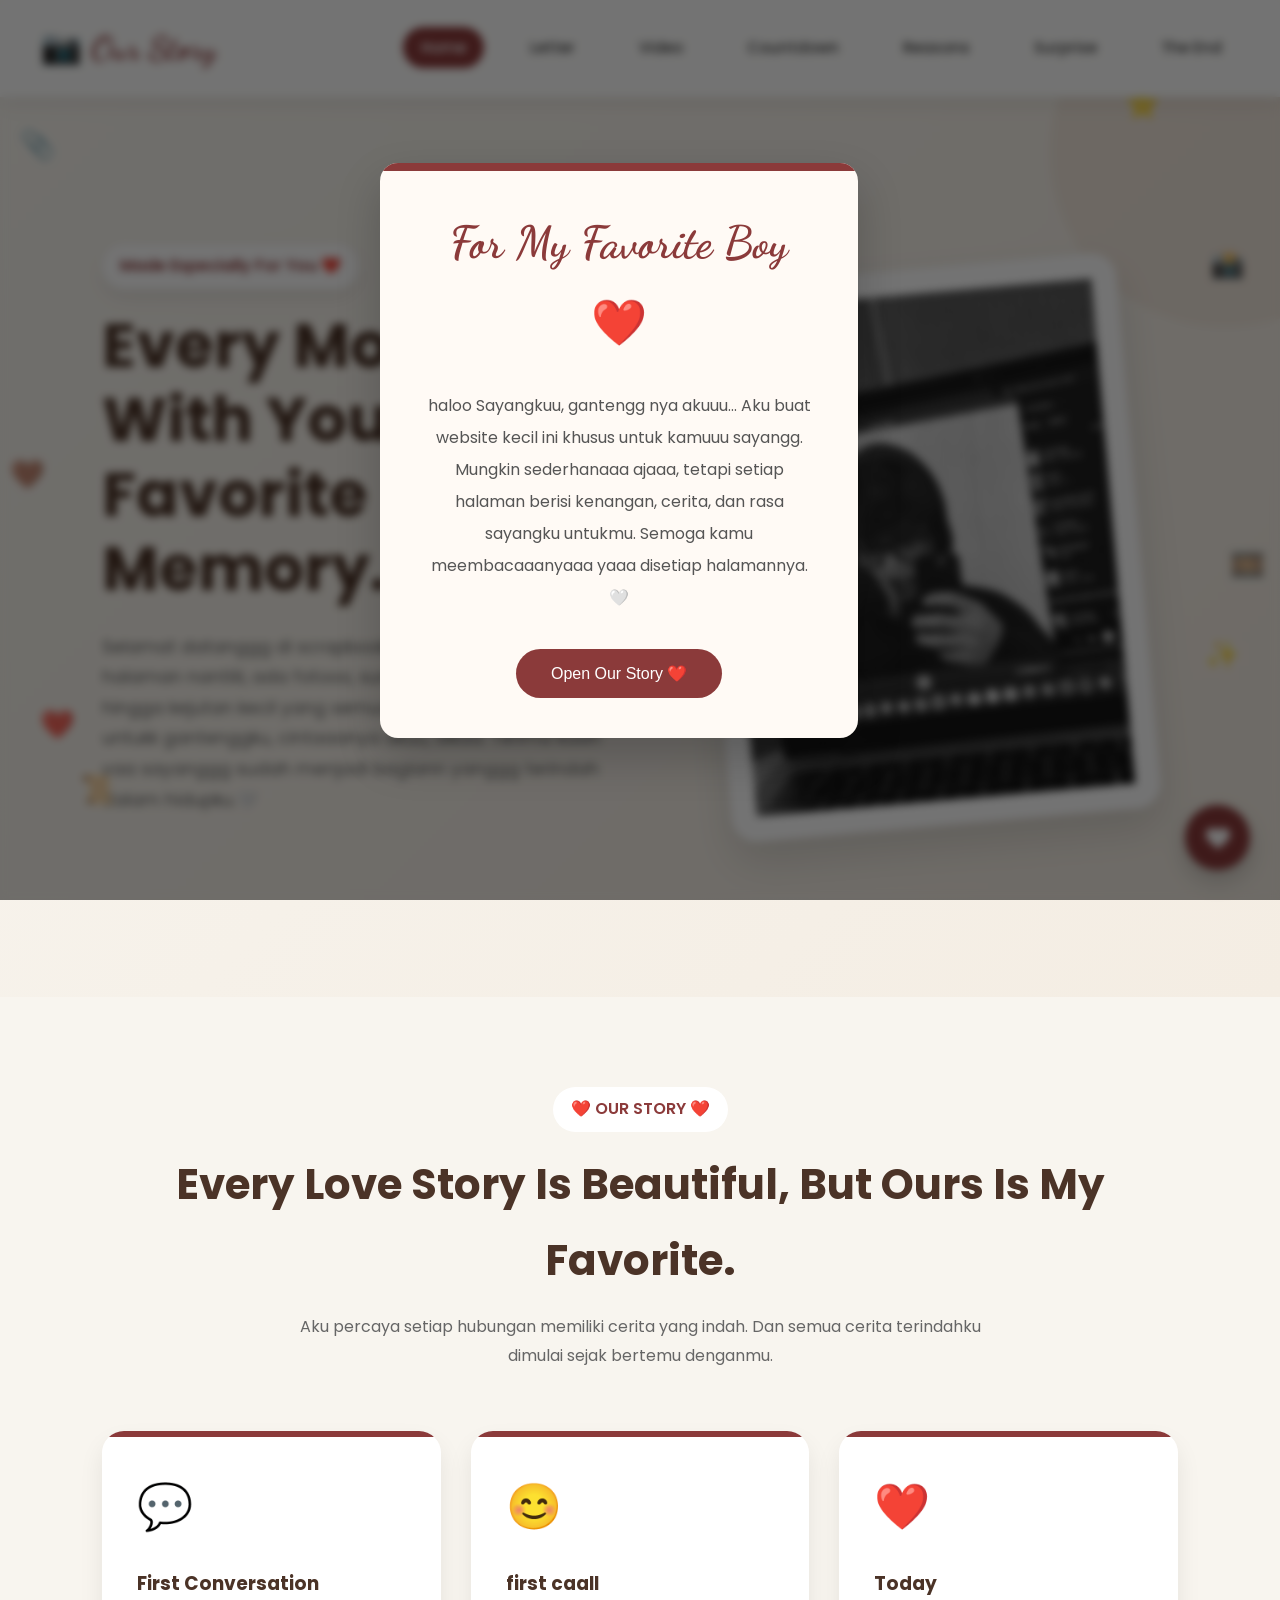
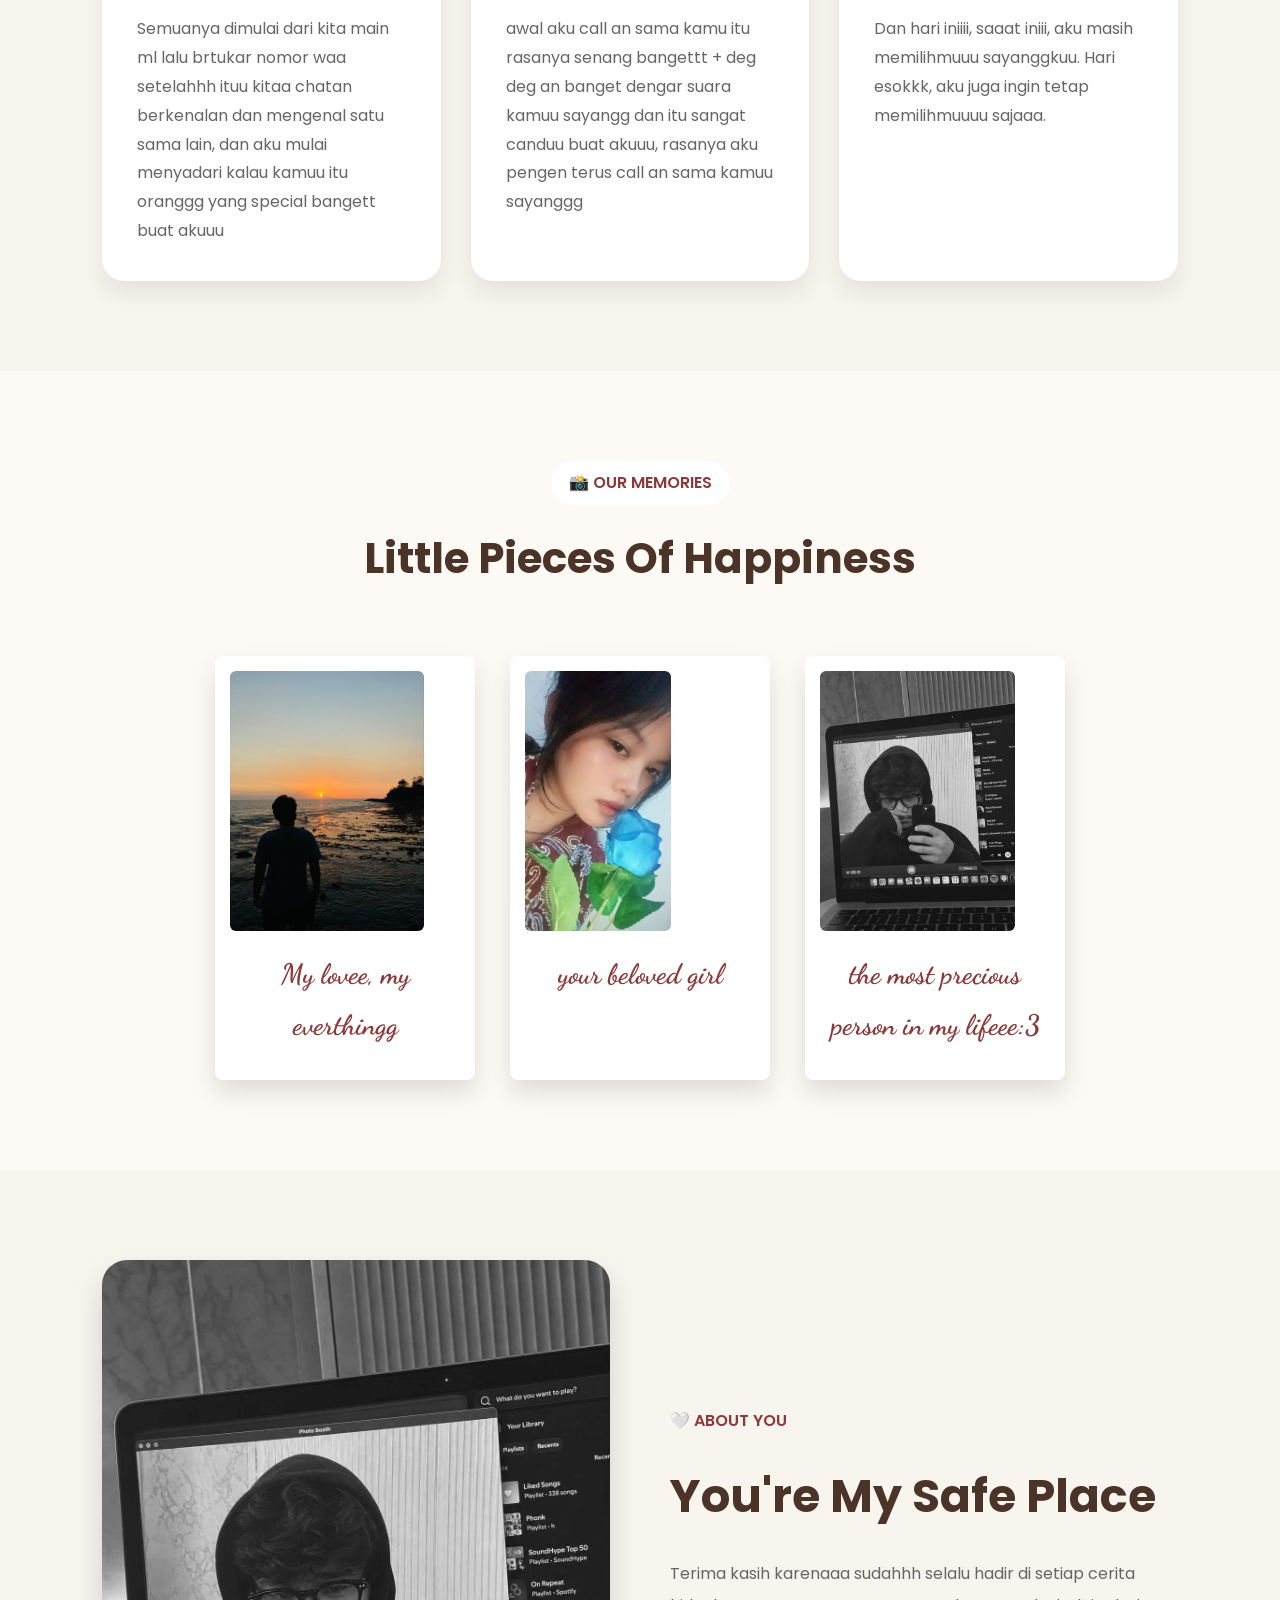
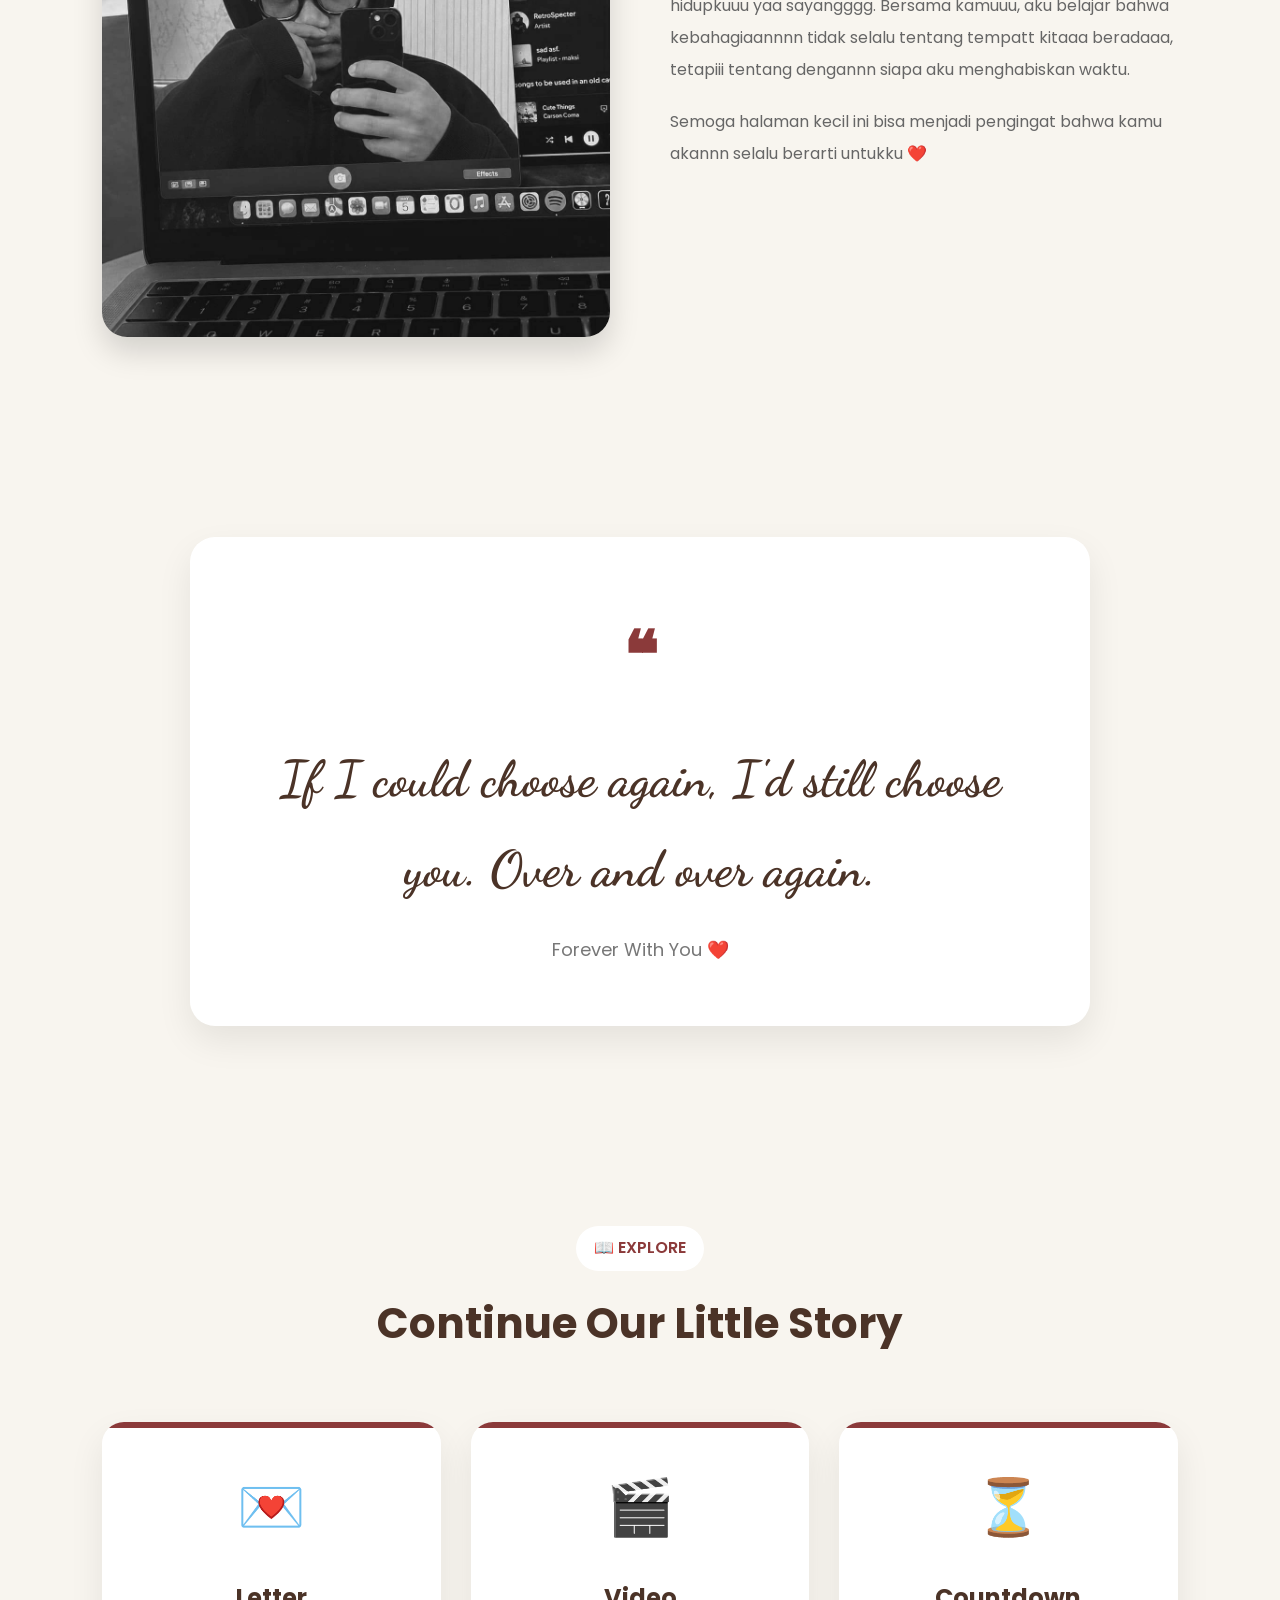
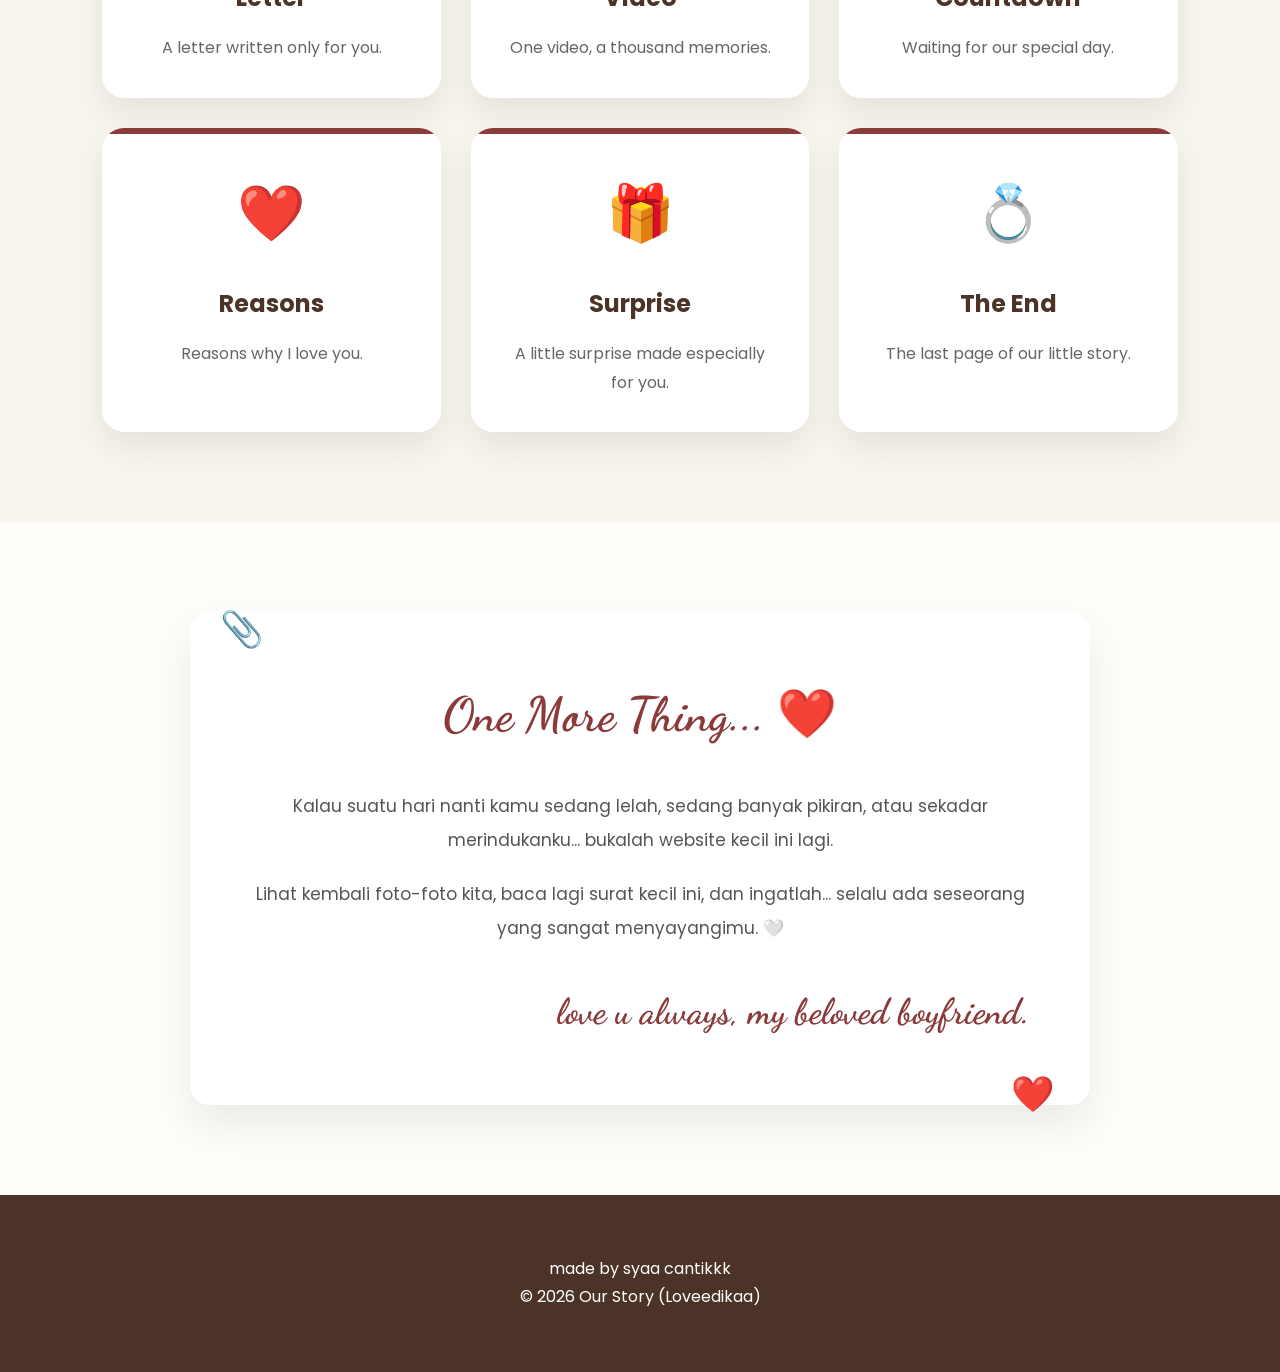
<file: index.html>
<!DOCTYPE html>
<html lang="en">

<head>

<meta charset="UTF-8">

<meta name="viewport" content="width=device-width, initial-scale=1.0">

<title>Our Little Story ❤️</title>

<meta name="description" content="A scrapbook website made with love">

<!-- Google Font -->

<link rel="preconnect" href="https://fonts.googleapis.com">

<link rel="preconnect" href="https://fonts.gstatic.com" crossorigin>

<link href="https://fonts.googleapis.com/css2?family=Poppins:wght@300;400;500;600;700&family=Dancing+Script:wght@700&display=swap" rel="stylesheet">

<!-- Font Awesome -->

<link rel="stylesheet"
href="https://cdnjs.cloudflare.com/ajax/libs/font-awesome/6.7.2/css/all.min.css">

<!-- AOS -->

<link href="https://unpkg.com/aos@2.3.4/dist/aos.css" rel="stylesheet">

<!-- CSS -->

<link rel="stylesheet" href="style.css">

<link rel="icon" href="img/heart.png">

</head>

<body>

<!-- =====================================
LOADING
===================================== -->

<div class="loading">

<div class="loader-heart">

❤️

</div>

<h2>

Preparing Our Story...

</h2>

<p>

Please wait a moment 🤍

</p>

</div>

<!-- =====================================
FLOATING HEART
===================================== -->

<div id="hearts"></div>

<!-- =====================================
WELCOME ENVELOPE
===================================== -->

<div id="welcomePopup" class="popup">

<div class="popup-bg"></div>

<div class="envelope-box">

<div class="envelope">

<div class="envelope-top"></div>

<div class="envelope-bottom"></div>

<div class="letter-card">

<h1>

For My Favorite Boy ❤️

</h1>

<p>

haloo Sayangkuu, gantengg nya akuuu...

Aku buat website kecil ini khusus untuk kamuuu sayangg.

Mungkin sederhanaaa ajaaa,

tetapi setiap halaman berisi kenangan,

cerita,

dan rasa sayangku untukmu.

Semoga kamu meembacaaanyaaa yaaa disetiap halamannya.

🤍

</p>

<button id="openStory">

Open Our Story ❤️

</button>

</div>

</div>

</div>

</div>

<!-- =====================================
MUSIC BUTTON
(Nanti hanya tombol, tanpa musik dulu)
===================================== -->

<div class="music-btn">

<i class="fa-solid fa-heart"></i>

</div>

<!-- =====================================
HEADER
===================================== -->

<header>

<nav class="navbar">

<div class="logo">

📷 Our Story

</div>

<ul>

<li>

<a href="index.html" class="active">

Home

</a>

</li>

<li>

<a href="letter.html">

Letter

</a>

</li>

<li>

<a href="video.html">

Video

</a>

</li>

<li>

<a href="countdown.html">

Countdown

</a>

</li>

<li>

<a href="reasons.html">

Reasons

</a>

</li>

<li>

<a href="surprise.html">

Surprise

</a>

</li>

<li>

<a href="end.html">

The End

</a>

</li>

</ul>

</nav>

</header>

<!-- =====================================
SCRAPBOOK STICKERS
===================================== -->

<div class="sticker sticker1">📎</div>

<div class="sticker sticker2">📸</div>

<div class="sticker sticker3">❤️</div>

<div class="sticker sticker4">✨</div>

<div class="sticker sticker5">🤎</div>

<div class="sticker sticker6">🎞️</div>

<div class="sticker sticker7">📜</div>

<div class="sticker sticker8">⭐</div>

<!-- =====================================
HERO
===================================== -->

<section class="hero">

<div class="hero-left" data-aos="fade-right">

<span class="sub-title">

Made Especially For You ❤️

</span>

<h1>

Every Moment

With You

Is My Favorite Memory.

</h1>

<p>

Selamat datanggg di scrapbook digital kitaaaa.

Di setiap halaman nantiiii,

ada fotooo,

surattt,

ceritaaa,

videooo,

hingga kejutan kecil

yang semuanya dibuat khusus untukk gantenggku, cintaaanya akuu, dikaa.

Terima kasih yaa sayanggg sudah menjadi bagiann yanggg

terindah dalam hidupku.🤍

</p>

</div>

<div class="hero-right" data-aos="fade-left">

<div class="camera-card">

<img src="dikaa.jpeg" alt="Camera">

</div>

</div>

</section>
<!-- =====================================
OUR LITTLE STORY
===================================== -->

<section class="our-story">

<div class="section-title" data-aos="fade-up">

<span>❤️ OUR STORY ❤️</span>

<h2>

Every Love Story Is Beautiful,

But Ours Is My Favorite.

</h2>

<p>

Aku percaya setiap hubungan memiliki cerita yang indah.
Dan semua cerita terindahku dimulai sejak bertemu denganmu.

</p>

</div>

<div class="story-grid">

<div class="story-box" data-aos="fade-right">

<div class="story-icon">

💬

</div>

<h3>

First Conversation

</h3>

<p>

Semuanya dimulai dari kita main ml lalu brtukar nomor waa 
setelahhh ituu kitaa chatan berkenalan dan mengenal satu sama lain, 
dan aku mulai menyadari kalau kamuu itu oranggg yang special bangett buat akuuu

</p>

</div>

<div class="story-box" data-aos="fade-up">

<div class="story-icon">

😊

</div>

<h3>

    first caall

</h3>

<p>
   awal aku call an sama kamu itu rasanya senang bangettt + deg deg an banget dengar suara kamuu sayangg 
   dan itu sangat canduu buat akuuu, rasanya aku pengen terus call an sama kamuu sayanggg
</p>

</div>

<div class="story-box" data-aos="fade-left">

<div class="story-icon">

❤️

</div>

<h3>

Today

</h3>

<p>

Dan hari iniiii, saaat iniii,

aku masih memilihmuuu sayanggkuu.

Hari esokkk,

aku juga ingin tetap memilihmuuuu sajaaa.

</p>

</div>

</div>

</section>

<!-- =====================================
SCRAPBOOK PREVIEW
===================================== -->

<section class="preview-gallery">

<div class="section-title" data-aos="fade-up">

<span>📸 OUR MEMORIES</span>

<h2>

Little Pieces Of Happiness

</h2>

</div>

<div class="polaroid-wrapper">

<div class="polaroid rotate-left" data-aos="zoom-in">

<img src="lovee.jpeg">

<h4>
    My lovee, my everthingg 
</h4>

</div>

<div class="polaroid" data-aos="zoom-in" data-aos-delay="200">

<img src="akuu.jpeg">

<h4>

 your beloved girl

</h4>

</div>

<div class="polaroid rotate-right" data-aos="zoom-in" data-aos-delay="400">

<img src="dikaa.jpeg">

<h4>
the most precious person in my lifeee:3
</h4>

</div>

</div>

</section>

<!-- =====================================
                ABOUT YOU
===================================== -->

<section class="about-us">

<div class="about-left" data-aos="fade-right">

<img src="dikaa.jpeg">

</div>

<div class="about-right" data-aos="fade-left">

<span>

🤍 ABOUT YOU

</span>

<h2>

You're My Safe Place

</h2>

<p>

Terima kasih karenaaa sudahhh selalu hadir

di setiap cerita hidupkuuu yaa sayangggg.

Bersama kamuuu,

aku belajar bahwa kebahagiaannnn

tidak selalu tentang tempatt kitaaa beradaaa,

tetapiii tentang dengannn siapa

aku menghabiskan waktu.

</p>

<p>

Semoga halaman kecil ini

bisa menjadi pengingat

bahwa kamu akannn selalu berarti

untukku ❤️
</p>

</div>

</section>

<!-- =====================================
                  LOVE QUOTE
===================================== -->

<section class="love-quote">

<div class="quote-card" data-aos="zoom-in">

<h2>

❝

</h2>

<h1>

If I could choose again,

I'd still choose you.

Over and over again.

</h1>

<p>

Forever With You ❤️

</p>

</div>

</section>

<!-- =====================================
EXPLORE OUR STORY
===================================== -->

<section class="explore">

<div class="section-title" data-aos="fade-up">

<span>📖 EXPLORE</span>

<h2>

Continue Our Little Story

</h2>

</div>

<div class="explore-grid">

<a href="letter.html" class="explore-card" data-aos="fade-up" data-aos-delay="100">

<div class="emoji">💌</div>

<h3>Letter</h3>

<p>A letter written only for you.</p>

</a>

<a href="video.html" class="explore-card" data-aos="fade-up" data-aos-delay="200">

<div class="emoji">🎬</div>

<h3>Video</h3>

<p>One video, a thousand memories.</p>

</a>

<a href="countdown.html" class="explore-card" data-aos="fade-up" data-aos-delay="300">

<div class="emoji">⏳</div>

<h3>Countdown</h3>

<p>Waiting for our special day.</p>

</a>

<a href="reasons.html" class="explore-card" data-aos="fade-up" data-aos-delay="400">

<div class="emoji">❤️</div>

<h3>Reasons</h3>

<p>Reasons why I love you.</p>

</a>

<a href="surprise.html" class="explore-card" data-aos="fade-up" data-aos-delay="500">

<div class="emoji">🎁</div>

<h3>Surprise</h3>

<p>A little surprise made especially for you.</p>

</a>

<a href="end.html" class="explore-card" data-aos="fade-up" data-aos-delay="600">

<div class="emoji">💍</div>

<h3>The End</h3>

<p>The last page of our little story.</p>

</a>

</div>

</section>

<!-- =====================================
FINAL MESSAGE
===================================== -->

<section class="final-message">

<div class="message-paper" data-aos="zoom-in">

<h2>

One More Thing... ❤️

</h2>

<p>

Kalau suatu hari nanti kamu sedang lelah,

sedang banyak pikiran,

atau sekadar merindukanku...

bukalah website kecil ini lagi.

</p>

<p>

Lihat kembali foto-foto kita,

baca lagi surat kecil ini,

dan ingatlah...

selalu ada seseorang

yang sangat menyayangimu.

🤍

</p>

<h3>

love u always, my beloved boyfriend.

</h3>

</div>

</section>

<!-- =====================================
FOOTER
===================================== -->

<footer class="footer">

<p>

made by syaa cantikkk

</p>
<p>

© 2026 Our Story (Loveedikaa)

</p>

</footer>


<!-- Scroll To Top -->

<button id="topBtn">

<i class="fa-solid fa-arrow-up"></i>

</button>

<!-- AOS -->

<script src="https://unpkg.com/aos@2.3.4/dist/aos.js"></script>

<script>

AOS.init({

duration:1200,

once:true

});

</script>

<!-- Main JS -->

<script src="script.js"></script>

</body>

</html>
</file>
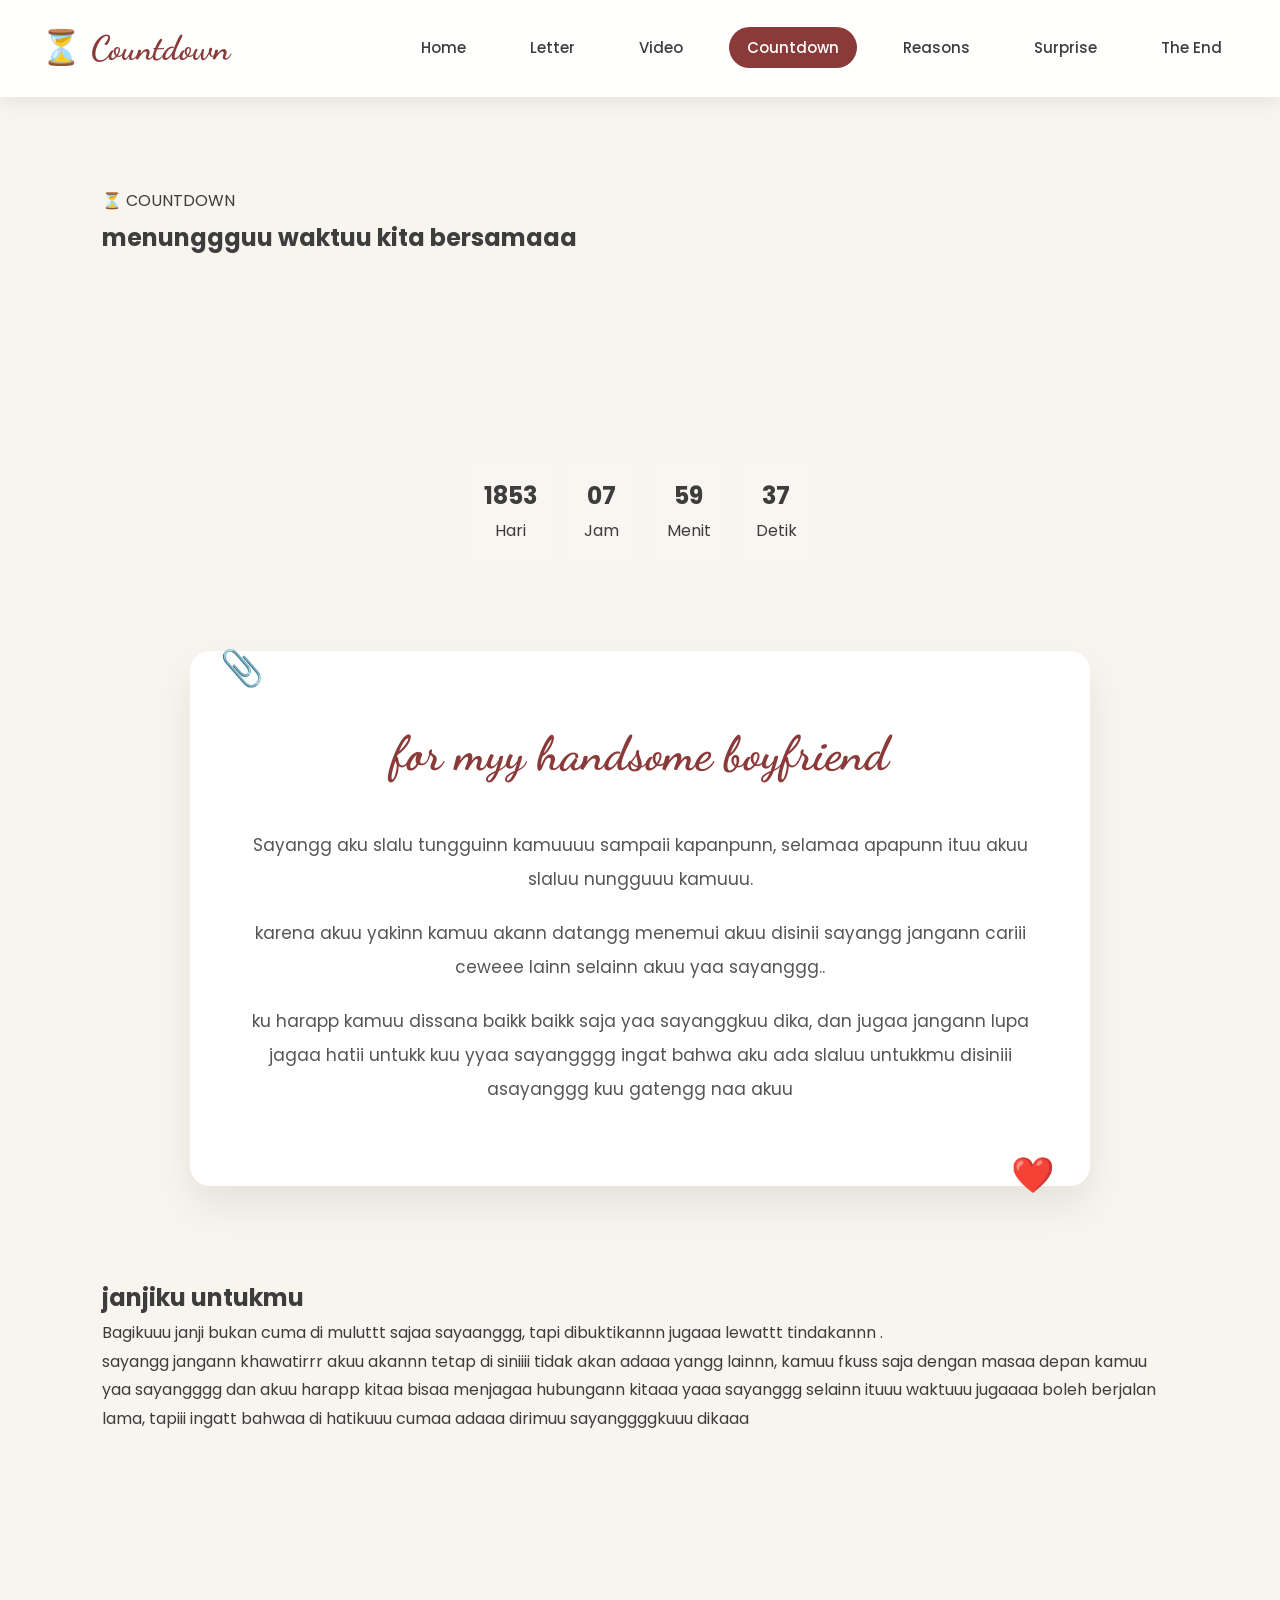
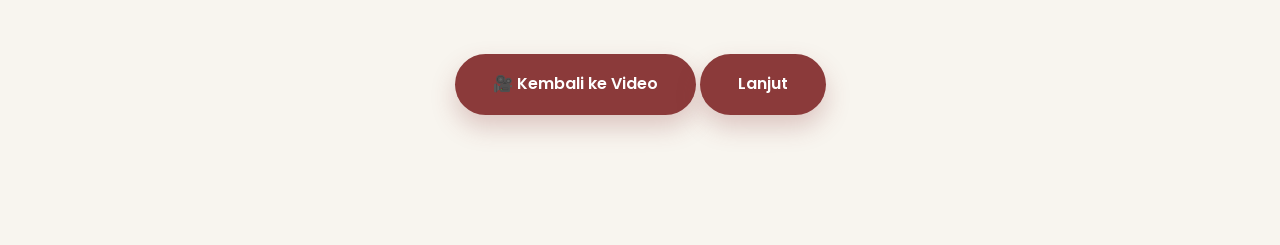
<file: countdown.html>
<!DOCTYPE html>
<html lang="en">
<head>
    <meta charset="UTF-8">
    <meta name="viewport" content="width=device-width, initial-scale=1.0">
    <title>Countdown ❤️</title>
    <link rel="preconnect" href="https://fonts.googleapis.com">
    <link rel="preconnect" href="https://fonts.gstatic.com" crossorigin>
    <link href="https://fonts.googleapis.com/css2?family=Poppins:wght@300;400;600;700&family=Dancing+Script:wght@700&display=swap" rel="stylesheet">
    <link rel="stylesheet" href="https://cdnjs.cloudflare.com/ajax/libs/font-awesome/6.7.2/css/all.min.css">
    <link href="https://unpkg.com/aos@2.3.4/dist/aos.css" rel="stylesheet">
    <link rel="stylesheet" href="style.css">
    
    <!-- CSS Cadangan Keamanan -->
    <style>
        .countdown-card, .message-paper, .promise-card {
            opacity: 1 !important;
            transform: none !important;
        }
        .count-grid {
            display: flex;
            justify-content: center;
            gap: 15px;
            margin-top: 20px;
        }
        .count-box {
            background: rgba(255, 255, 255, 0.1);
            padding: 15px;
            border-radius: 8px;
            min-width: 70px;
            text-align: center;
        }
    </style>
</head>
<body>

<!-- ===============================
FLOATING HEARTS
=============================== -->
<div id="hearts"></div>

<!-- ===============================
NAVBAR
=============================== -->
<header>
    <nav class="navbar">
        <div class="logo">⏳ Countdown</div>
        <ul>
            <li><a href="index.html">Home</a></li>
            <li><a href="letter.html">Letter</a></li>
            <li><a href="video.html">Video</a></li>
            <li><a href="countdown.html" class="active">Countdown</a></li>
            <li><a href="reasons.html">Reasons</a></li>
            <li><a href="surprise.html">Surprise</a></li>
            <li><a href="end.html">The End</a></li>
        </ul>
    </nav>
</header>

<!-- ===============================
HERO
=============================== -->
<section class="gallery-hero">
    <div class="gallery-title" data-aos="fade-up">
        <span>⏳ COUNTDOWN</span>
        <h1>menunggguu waktuu kita bersamaaa</h1>
    </div>
</section>

<!-- ===============================
COUNTDOWN DISPLAY (Sudah Dihapus Judul Teks "Waktu Menunggu")
=============================== -->
<section class="countdown-section">
    <div class="countdown-card" data-aos="zoom-in">
        <div class="count-grid">
            <div class="count-box">
                <h1 id="days">00</h1>
                <span>Hari</span>
            </div>
            <div class="count-box">
                <h1 id="hours">00</h1>
                <span>Jam</span>
            </div>
            <div class="count-box">
                <h1 id="minutes">00</h1>
                <span>Menit</span>
            </div>
            <div class="count-box">
                <h1 id="seconds">00</h1>
                <span>Detik</span>
            </div>
        </div>
    </div>
</section>

<!-- =====================================
MESSAGE
===================================== -->
<section class="message-paper" data-aos="zoom-in">
    <h2> for myy handsome boyfriend</h2>
    <p> Sayangg aku slalu tungguinn kamuuuu sampaii kapanpunn, selamaa apapunn ituu akuu slaluu nungguuu kamuuu.</p>
    <p> karena akuu yakinn kamuu akann datangg menemui akuu disinii sayangg jangann cariii ceweee lainn selainn akuu yaa sayanggg..</p>
    <p> ku harapp kamuu dissana baikk baikk saja yaa sayanggkuu dika, dan jugaa jangann lupa jagaa hatii untukk kuu yyaa sayangggg ingat bahwa aku ada slaluu untukkmu disiniii asayanggg kuu gatengg naa akuu</p>
</section>

<!-- =====================================
LOVE PROMISE
===================================== -->
<section class="promise-section">
    <div class="promise-card" data-aos="fade-up">
        <h2>janjiku untukmu</h2>
        <p>Bagikuuu janji bukan cuma di muluttt sajaa sayaanggg, tapi dibuktikannn jugaaa lewattt tindakannn .</p>
        <p>sayangg jangann khawatirrr akuu akannn tetap di siniiii tidak akan adaaa yangg lainnn, kamuu fkuss saja dengan masaa depan kamuu yaa sayangggg dan akuu harapp kitaa bisaa menjagaa hubungann kitaaa yaaa sayanggg selainn ituuu waktuuu jugaaaa boleh berjalan lama, tapiii ingatt bahwaa di hatikuuu cumaa adaaa dirimuu sayanggggkuuu dikaaa</p>
    </div>
</section>

<!-- =====================================
BUTTON NAVIGASI
===================================== -->
<section class="gallery-navigation" style="text-align: center; margin: 40px 0;">
    <a href="video.html" class="hero-btn">🎥 Kembali ke Video</a>
    <a href="reasons.html" class="hero-btn">Lanjut</a>
</section>

<!-- =====================================
SCROLL TOP
===================================== -->
<button id="topBtn">
    <i class="fa-solid fa-arrow-up"></i>
</button>

<!-- =====================================
AOS SCRIPT
===================================== -->
<script src="https://unpkg.com/aos@2.3.4/dist/aos.js"></script>
<script>
    AOS.init({
        duration: 1200,
        once: true
    });
</script>

<!-- =====================================
LIVE COUNTDOWN SCRIPT (Terkunci Otomatis ke 2032)
===================================== -->
<script>
    let countdownInterval;
    const daysEl = document.getElementById("days");
    const hoursEl = document.getElementById("hours");
    const minutesEl = document.getElementById("minutes");
    const secondsEl = document.getElementById("seconds");

    // Mengunci target tanggal secara absolut langsung ke 2032 tanpa input box
    const targetDateString = "2032-01-01";
    
    startCountdown(targetDateString);

    function startCountdown(dateString) {
        if (countdownInterval) clearInterval(countdownInterval);

        const targetTime = new Date(dateString + " 00:00:00").getTime();

        function updateTimer() {
            const now = new Date().getTime();
            const distance = targetTime - now;

            if (distance < 0) {
                clearInterval(countdownInterval);
                daysEl.innerHTML = "00";
                hoursEl.innerHTML = "00";
                minutesEl.innerHTML = "00";
                secondsEl.innerHTML = "00";
                return;
            }
            
            const days = Math.floor(distance / (1000 * 60 * 60 * 24));
            const hours = Math.floor((distance % (1000 * 60 * 60 * 24)) / (1000 * 60 * 60));
            const minutes = Math.floor((distance % (1000 * 60 * 60)) / (1000 * 60));
            const seconds = Math.floor((distance % (1000 * 60)) / 1000);

            daysEl.innerHTML = days < 10 ? "0" + days : days;
            hoursEl.innerHTML = hours < 10 ? "0" + hours : hours;
            minutesEl.innerHTML = minutes < 10 ? "0" + minutes : minutes;
            secondsEl.innerHTML = seconds < 10 ? "0" + seconds : seconds;
        }

        updateTimer();
        countdownInterval = setInterval(updateTimer, 1000);
    }
</script>

<!-- =====================================
MAIN SCRIPT
===================================== -->
<script src="script.js"></script>
</body>
</html>
</file>
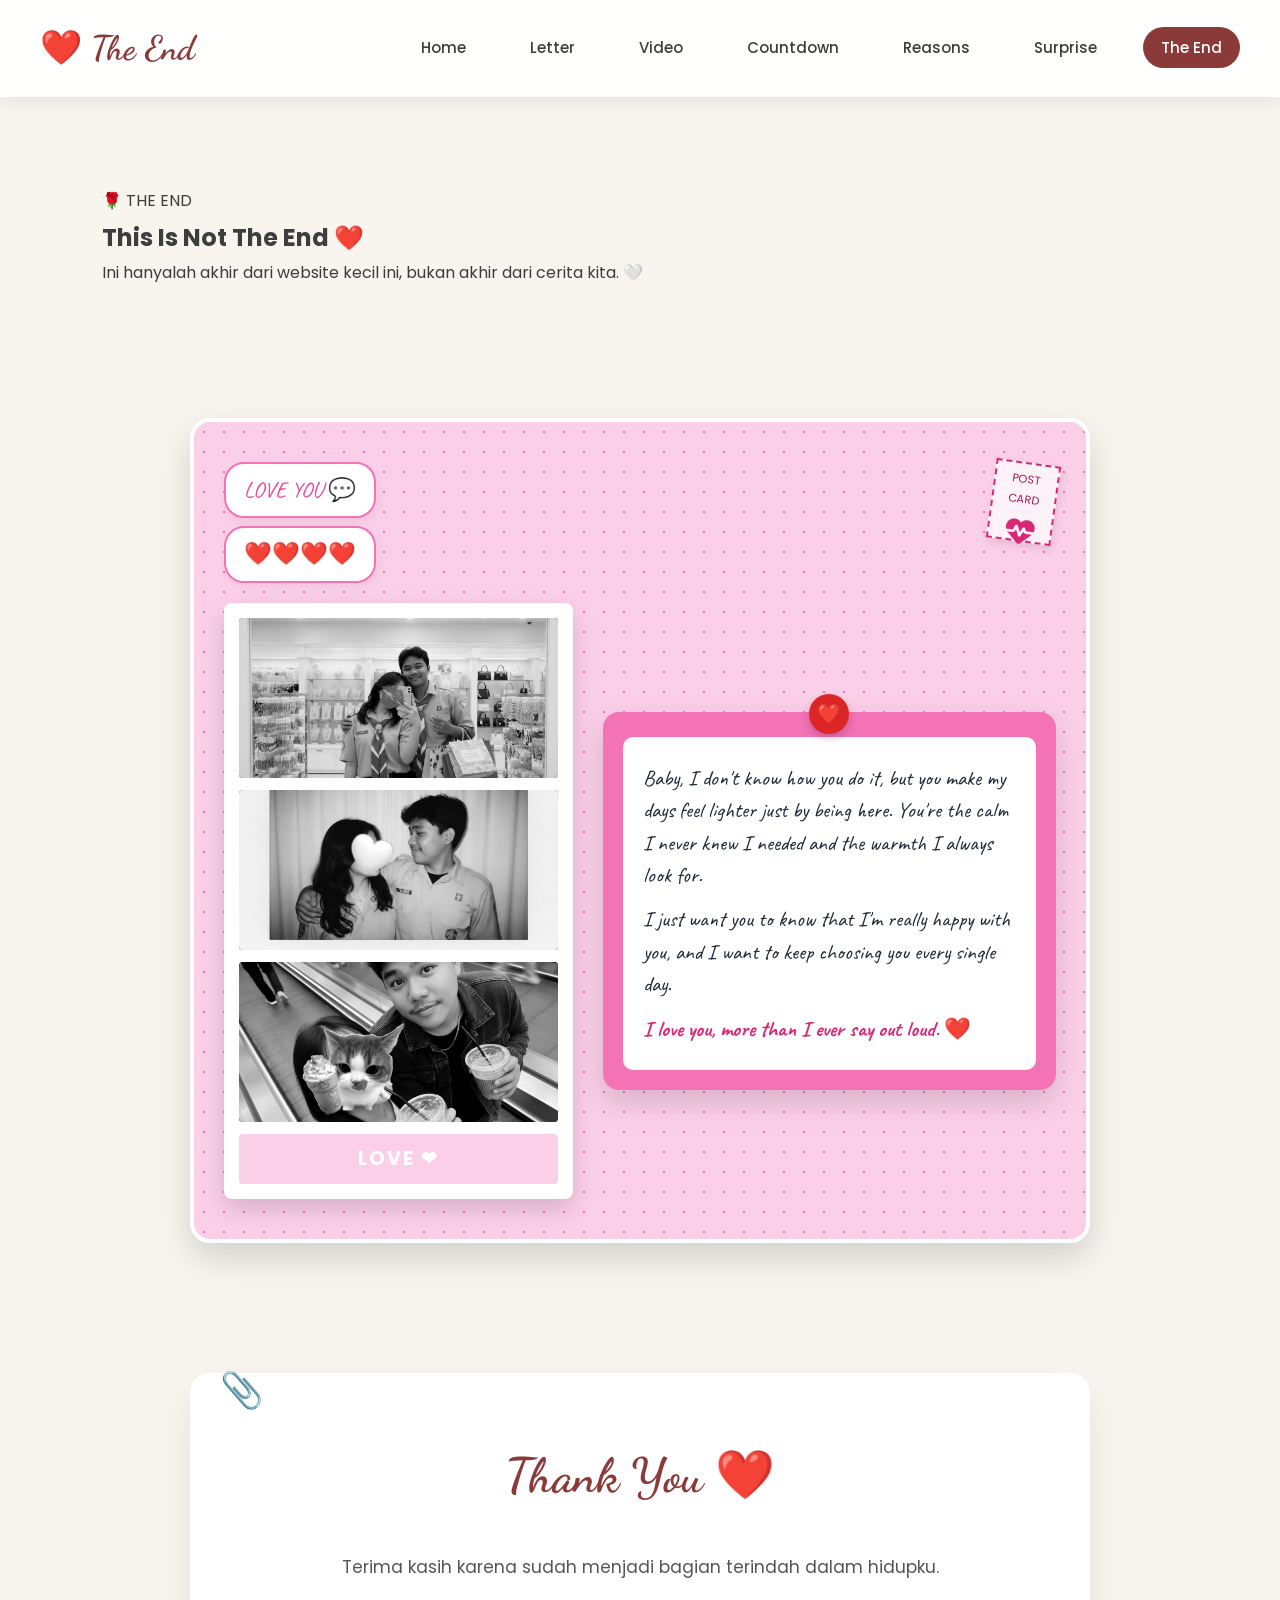
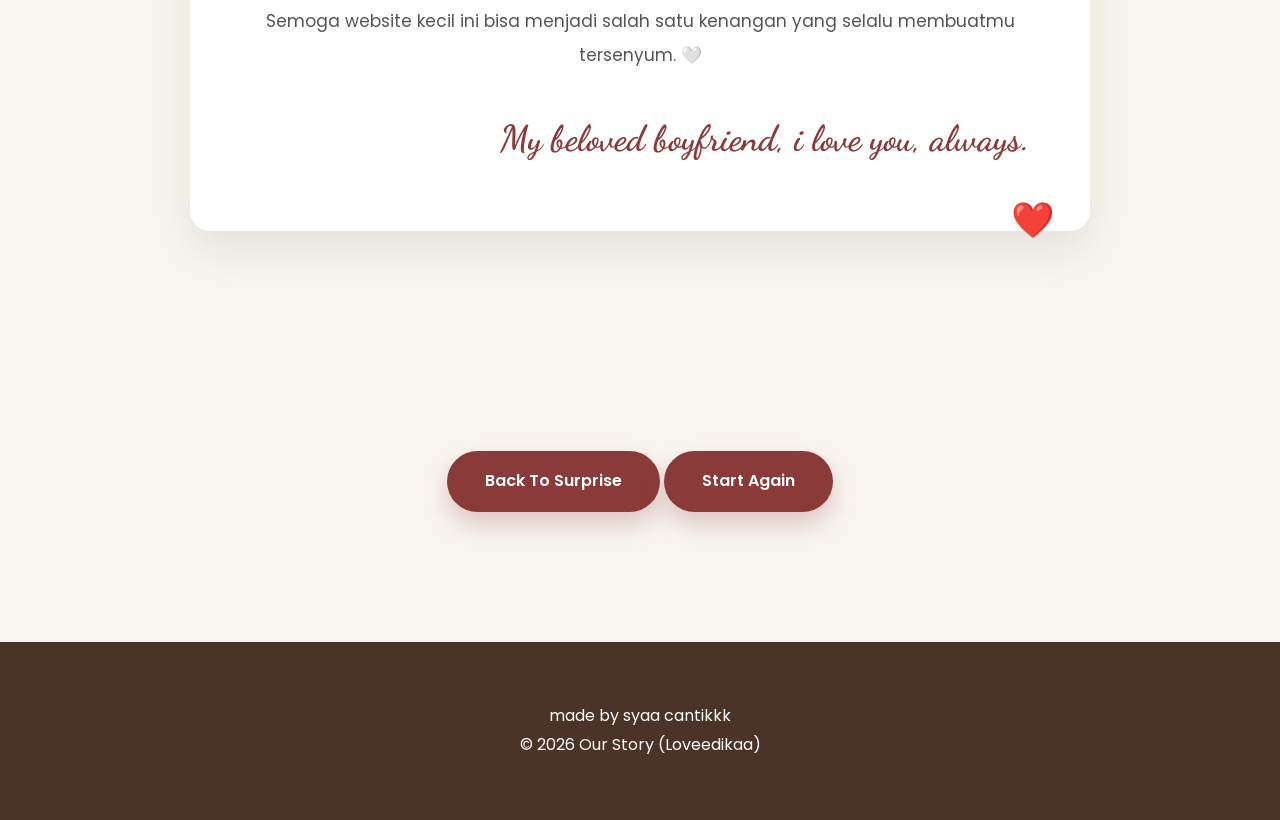
<file: end.html>
<!DOCTYPE html>

<html lang="en">

<head>

<meta charset="UTF-8">

<meta name="viewport" content="width=device-width, initial-scale=1.0">

<title>The End ❤️</title>

<link rel="preconnect" href="https://fonts.googleapis.com">

<link rel="preconnect" href="https://fonts.gstatic.com" crossorigin>

<link href="https://fonts.googleapis.com/css2?family=Poppins:wght@300;400;600;700&family=Dancing+Script:wght@700&family=Caveat:wght@600&display=swap" rel="stylesheet">

<link rel="stylesheet" href="https://cdnjs.cloudflare.com/ajax/libs/font-awesome/6.7.2/css/all.min.css">

<link href="https://unpkg.com/aos@2.3.4/dist/aos.css" rel="stylesheet">

<link rel="stylesheet" href="style.css">

<!-- Custom Style untuk Mengubah Tampilan Menjadi Scrapbook Photo Strip & Amplop Pink -->
<style>
    .scrapbook-end-container {
        max-width: 900px;
        margin: 40px auto;
        padding: 40px 30px;
        background: #fbcfe8; /* Pink bertekstur lembut */
        background-image: radial-gradient(#f472b6 1px, transparent 1px);
        background-size: 20px 20px;
        border-radius: 20px;
        box-shadow: 0 15px 35px rgba(0,0,0,0.15);
        position: relative;
        overflow: hidden;
        border: 4px solid #ffffff;
    }

    /* Element Hiasan Atas (Stamp & Chat Bubbles) */
    .top-decorations {
        display: flex;
        justify-content: space-between;
        align-items: flex-start;
        margin-bottom: 20px;
    }

    .chat-bubbles {
        display: flex;
        flex-direction: column;
        gap: 8px;
    }

    .bubble {
        background: #ffffff;
        color: #ec4899;
        font-family: 'Caveat', cursive;
        font-size: 1.4rem;
        padding: 6px 18px;
        border-radius: 20px;
        display: inline-block;
        box-shadow: 2px 4px 10px rgba(0,0,0,0.05);
        border: 2px solid #f472b6;
        width: fit-content;
    }

    .stamp-badge {
        width: 65px;
        height: 80px;
        background: #fdf2f8;
        border: 2px dashed #db2777;
        padding: 5px;
        text-align: center;
        font-size: 0.7rem;
        color: #9d174d;
        transform: rotate(8deg);
        box-shadow: 2px 4px 8px rgba(0,0,0,0.1);
    }

    .stamp-badge i {
        font-size: 1.8rem;
        color: #db2777;
        margin-top: 8px;
    }

    /* Layout Utama 2 Kolom (Photo Strip & Amplop Surat) */
    .scrapbook-grid {
        display: grid;
        grid-template-columns: 1fr 1.3fr;
        gap: 30px;
        align-items: center;
        margin-top: 10px;
    }

    /* Photo Strip / Photobooth Frame */
    .photo-strip {
        background: #ffffff;
        padding: 15px;
        border-radius: 8px;
        box-shadow: 0 10px 25px rgba(0,0,0,0.15);
        transform: rotate(-3deg);
        transition: transform 0.3s ease;
    }

    .photo-strip:hover {
        transform: rotate(0deg) scale(1.02);
    }

    .strip-item {
        width: 100%;
        height: 160px;
        margin-bottom: 12px;
        overflow: hidden;
        border-radius: 4px;
        background: #18181b;
    }

    .strip-item img {
        width: 100%;
        height: 100%;
        object-fit: cover;
        filter: grayscale(100%) contrast(110%); /* Efek Photobooth Hitam Putih Sesuai Gambar */
    }

    .strip-footer {
        background: #fbcfe8;
        color: #ffffff;
        text-align: center;
        padding: 8px;
        font-family: 'Poppins', sans-serif;
        font-weight: 700;
        font-size: 1.2rem;
        letter-spacing: 2px;
        border-radius: 4px;
        text-transform: uppercase;
        margin-top: 5px;
    }

    /* Amplop & Surat Pink */
    .envelope-card {
        background: #f472b6;
        padding: 25px 20px 20px 20px;
        border-radius: 16px;
        position: relative;
        box-shadow: 0 12px 30px rgba(0,0,0,0.15);
        transform: rotate(2deg);
    }

    .heart-seal {
        position: absolute;
        top: -18px;
        left: 50%;
        transform: translateX(-50%);
        background: #dc2626;
        color: #ffffff;
        width: 40px;
        height: 40px;
        border-radius: 50%;
        display: flex;
        justify-content: center;
        align-items: center;
        font-size: 1.2rem;
        box-shadow: 0 4px 8px rgba(0,0,0,0.2);
        z-index: 5;
    }

    .letter-paper-inside {
        background: #ffffff;
        padding: 25px 20px;
        border-radius: 10px;
        font-family: 'Caveat', cursive;
        font-size: 1.35rem;
        color: #1f2937;
        line-height: 1.5;
        box-shadow: inset 0 0 10px rgba(0,0,0,0.03);
    }

    .letter-paper-inside p {
        margin-bottom: 12px;
        text-align: left;
    }

    /* Responsif untuk Tampilan HP */
    @media (max-width: 768px) {
        .scrapbook-grid {
            grid-template-columns: 1fr;
            gap: 40px;
        }
        .photo-strip {
            transform: rotate(0deg);
            max-width: 320px;
            margin: 0 auto;
        }
        .envelope-card {
            transform: rotate(0deg);
        }
        .scrapbook-end-container {
            padding: 25px 15px;
        }
    }
</style>

</head>

<body>

<!-- ===========================
FLOATING HEART
=========================== -->

<div id="hearts"></div>

<!-- ===========================
NAVBAR
=========================== -->

<header>

<nav class="navbar">

<div class="logo">

❤️ The End

</div>

<ul>

<li><a href="index.html">Home</a></li>

<li><a href="letter.html">Letter</a></li>

<li><a href="video.html">Video</a></li>

<li><a href="countdown.html">Countdown</a></li>

<li><a href="reasons.html">Reasons</a></li>

<li><a href="surprise.html">Surprise</a></li>

<li><a href="end.html" class="active">The End</a></li>

</ul>

</nav>

</header>

<!-- ===========================
HERO
=========================== -->

<section class="gallery-hero">

<div class="gallery-title" data-aos="zoom-in">

<span>

🌹 THE END

</span>

<h1>

This Is Not The End ❤️

</h1>

<p>

Ini hanyalah akhir dari website kecil ini, bukan akhir dari cerita kita. 🤍

</p>

</div>

</section>

<!-- ===========================
SCRAPBOOK PHOTOSTRIP & LETTER CONTAINER
=========================== -->
<div class="scrapbook-end-container" data-aos="zoom-in">
    
    <!-- Bagian Atas: Chat Bubbles & Perangko -->
    <div class="top-decorations">
        <div class="chat-bubbles">
            <div class="bubble">LOVE YOU 💬</div>
            <div class="bubble">❤️❤️❤️❤️</div>
        </div>
        <div class="stamp-badge">
            POST CARD
            <i class="fa-solid fa-heart-pulse"></i>
        </div>
    </div>

    <!-- Grid Utama: Photobooth Strip di Kiri + Amplop Surat di Kanan -->
    <div class="scrapbook-grid">
        
        <!-- Photo Strip Monokrom (Photobooth 3 Foto) -->
        <div class="photo-strip" data-aos="fade-right">
            <div class="strip-item">
                <img src="aku.jpg" alt="Moment 1">
            </div>
            <div class="strip-item">
                <img src="kamu.jpg" alt="Moment 2">
            </div>
            <div class="strip-item">
                <img src="kita.jpg" alt="Moment 3">
            </div>
            <div class="strip-footer">
                LOVE ❤
            </div>
        </div>

        <!-- Amplop Pink dengan Surat di Dalamnya -->
        <div class="envelope-card" data-aos="fade-left">
            <div class="heart-seal">❤️</div>
            <div class="letter-paper-inside">
                <p>
                    Baby, I don't know how you do it, but you make my days feel lighter just by being here. You're the calm I never knew I needed and the warmth I always look for.
                </p>
                <p>
                    I just want you to know that I'm really happy with you, and I want to keep choosing you every single day.
                </p>
                <p style="font-weight: 700; color: #db2777; margin-bottom: 0;">
                    I love you, more than I ever say out loud. ❤️
                </p>
            </div>
        </div>

    </div>
</div>

<!-- =====================================
THANK YOU
===================================== -->

<section class="thank-you">

<div class="message-paper" data-aos="fade-up">

<h2>

Thank You ❤️

</h2>

<p>

Terima kasih karena sudah menjadi bagian terindah dalam hidupku.

</p>

<p>

Semoga website kecil ini bisa menjadi salah satu kenangan yang selalu membuatmu tersenyum. 🤍

</p>

<h3>

My beloved boyfriend, i love you, always.

</h3>

</div>

</section>

<!-- =====================================
BUTTON
===================================== -->

<section class="gallery-navigation" style="text-align: center; margin: 40px 0;">

<a href="surprise.html" class="hero-btn">

 Back To Surprise

</a>

<a href="index.html" class="hero-btn">

 Start Again

</a>

</section>

<!-- =====================================
FOOTER
===================================== -->

<footer class="footer">

<p>

made by syaa cantikkk

</p>
<p>

© 2026 Our Story (Loveedikaa)

</p>

</footer>

<!-- =====================================
SCROLL TOP
===================================== -->

<button id="topBtn">

<i class="fa-solid fa-arrow-up"></i>

</button>

<!-- =====================================
AOS & SCRIPTS
===================================== -->

<script src="https://unpkg.com/aos@2.3.4/dist/aos.js"></script>

<script>

AOS.init({

duration:1200,

once:true

});

</script>

<script src="script.js"></script>

</body>

</html>
</file>
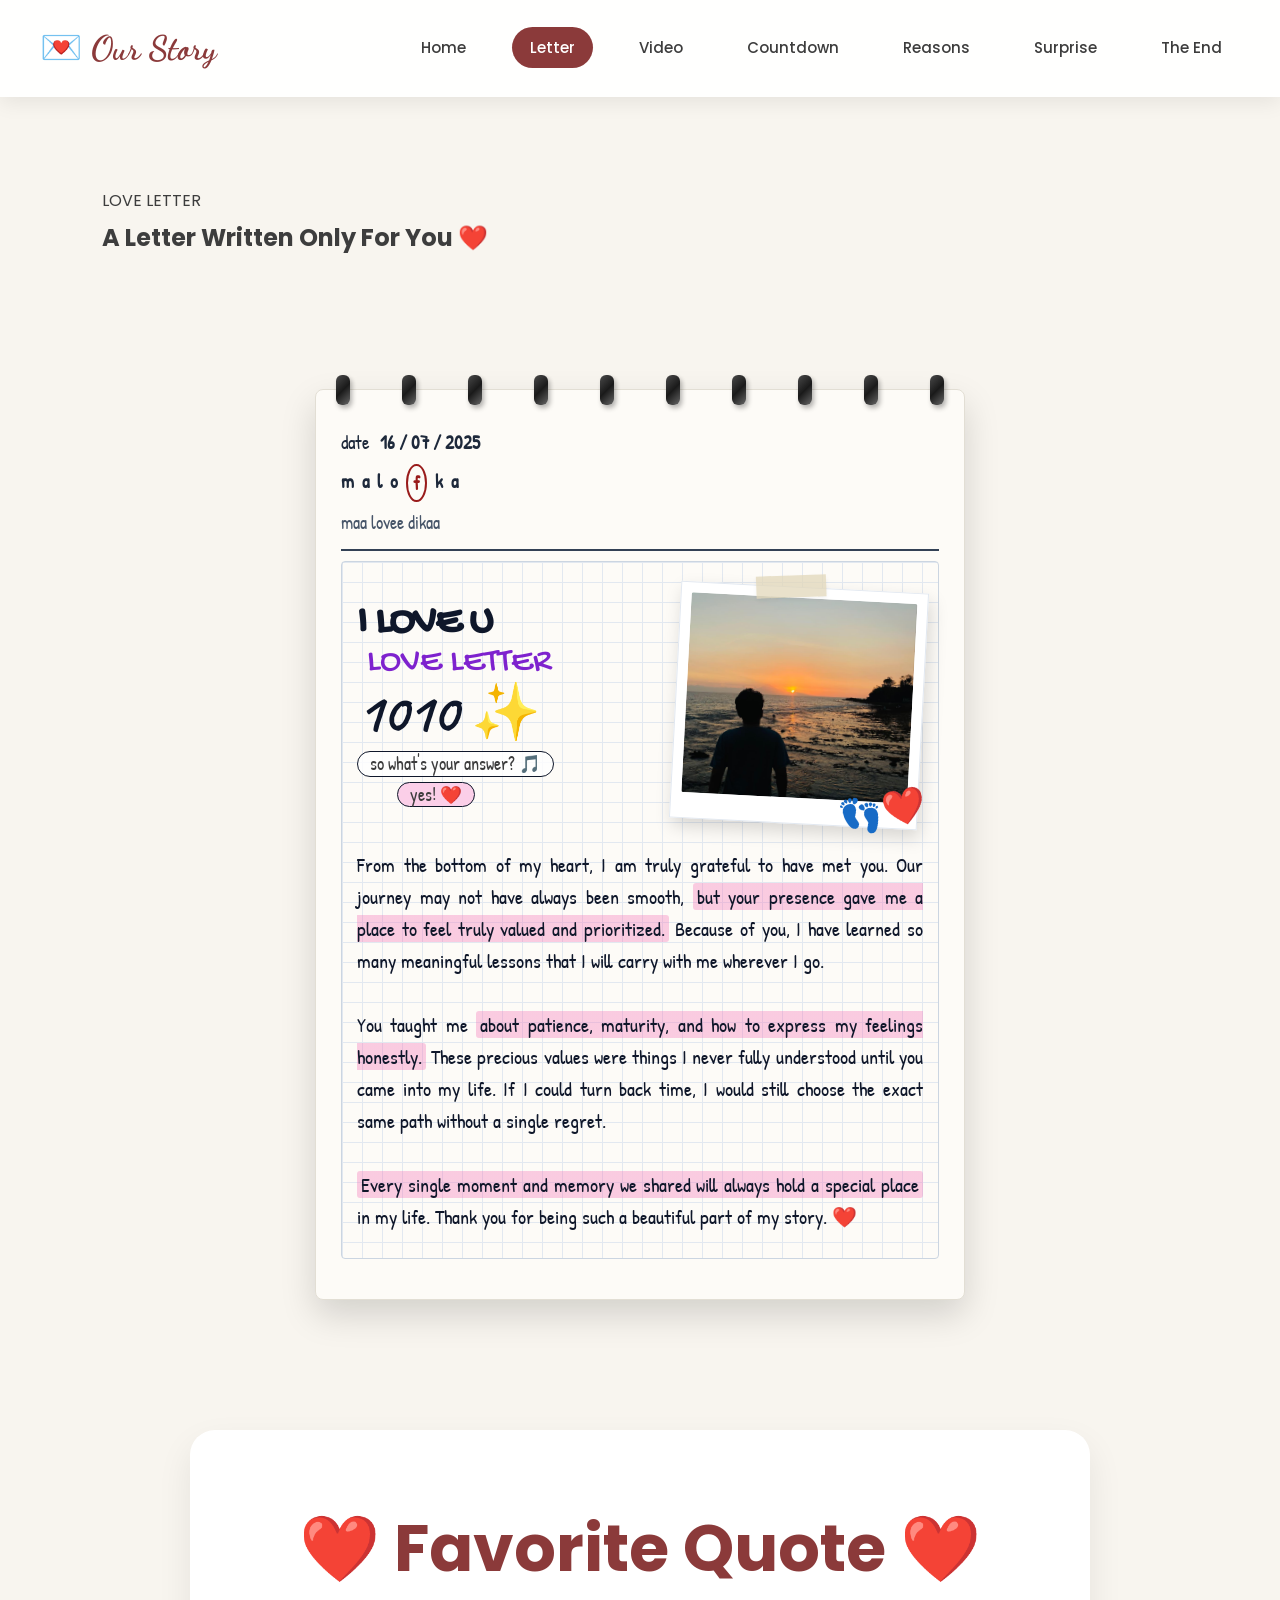
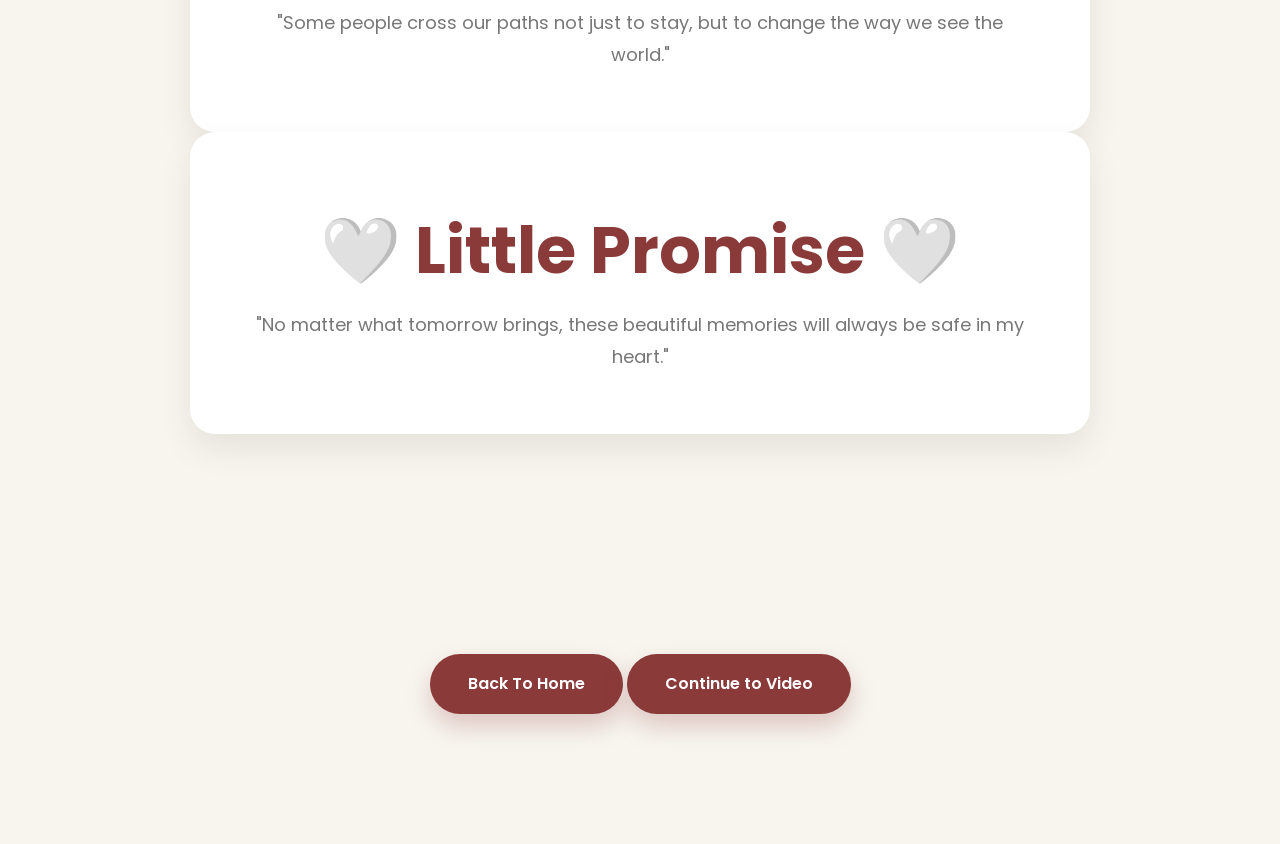
<file: letter.html>
<!DOCTYPE html>
<html lang="en">
<head>
    <meta charset="UTF-8">
    <meta name="viewport" content="width=device-width, initial-scale=1.0">
    <title>Love Letter ❤️</title>
    <link rel="preconnect" href="https://fonts.googleapis.com">
    <link rel="preconnect" href="https://fonts.gstatic.com" crossorigin>
    <link href="https://fonts.googleapis.com/css2?family=Poppins:wght@300;400;600;700&family=Caveat:wght@600;700&family=Gochi+Hand&family=Patrick+Hand&display=swap" rel="stylesheet">
    <link rel="stylesheet" href="https://cdnjs.cloudflare.com/ajax/libs/font-awesome/6.7.2/css/all.min.css">
    <link href="https://unpkg.com/aos@2.3.4/dist/aos.css" rel="stylesheet">
    <link rel="stylesheet" href="style.css">
    
    <style>
        /* ===================================================
        DESAIN JURNAL SPIRAL & GRID PAPER AESTHETIC
        =================================================== */
        .journal-container {
            max-width: 650px;
            margin: 40px auto;
            background: #fdfbf7;
            border-radius: 8px;
            box-shadow: 0 15px 35px rgba(0,0,0,0.15);
            position: relative;
            padding: 20px 25px 40px 25px;
            border: 1px solid #e2ded4;
        }

        /* Ring Spiral di Bagian Atas Buku */
        .spiral-rings {
            display: flex;
            justify-content: space-between;
            position: absolute;
            top: -15px;
            left: 20px;
            right: 20px;
            z-index: 10;
        }

        .ring {
            width: 14px;
            height: 30px;
            background: linear-gradient(135deg, #4a4a4a, #1a1a1a, #666);
            border-radius: 6px;
            box-shadow: 2px 3px 5px rgba(0,0,0,0.3);
        }

        /* Area Header Jurnal (Date & Days) */
        .journal-header-info {
            font-family: 'Patrick Hand', cursive;
            color: #1e293b;
            margin-top: 15px;
            padding-bottom: 10px;
            border-bottom: 2px solid #334155;
            font-size: 1.2rem;
        }

        .date-line {
            display: flex;
            align-items: center;
            gap: 10px;
        }

        .days-circle {
            display: flex;
            gap: 8px;
            margin-top: 4px;
            font-weight: bold;
        }

        .circled-day {
            border: 2px solid #991b1b;
            border-radius: 50%;
            padding: 0 5px;
            color: #991b1b;
        }

        .title-tag {
            font-size: 1.1rem;
            color: #475569;
            margin-top: 5px;
        }

        /* Kertas Motif Grid / Kotak-Kotak */
        .journal-grid-paper {
            background-color: #fdfbf7;
            background-image: 
                linear-gradient(#e2e8f0 1px, transparent 1px),
                linear-gradient(90deg, #e2e8f0 1px, transparent 1px);
            background-size: 20px 20px;
            padding: 25px 15px;
            position: relative;
            margin-top: 10px;
            border: 1px solid #cbd5e1;
            border-radius: 4px;
        }

        /* Layot 2 Kolom Atas (Doodle Teks + Foto Polaroid) */
        .journal-top-layout {
            display: grid;
            grid-template-columns: 1.1fr 0.9fr;
            gap: 15px;
            align-items: center;
            margin-bottom: 25px;
        }

        /* Coretan Doodle Tangan Kiri */
        .doodle-title-box {
            font-family: 'Gochi Hand', cursive;
            line-height: 1;
        }

        .doodle-big-title {
            font-size: 2.6rem;
            font-weight: bold;
            color: #0f172a;
            letter-spacing: -1px;
        }

        .doodle-sub-title {
            font-size: 2.2rem;
            color: #7e22ce; /* Warna ungu doodle */
            margin-left: 10px;
        }

        .doodle-number {
            font-size: 3.5rem;
            font-family: 'Caveat', cursive;
            font-weight: bold;
            color: #0f172a;
            margin: 5px 0;
        }

        /* Doodle Dialog & Ilustrasi */
        .doodle-dialog {
            display: flex;
            flex-direction: column;
            gap: 5px;
            margin-top: 10px;
        }

        .speech-bubble {
            border: 1.5px solid #0f172a;
            border-radius: 15px;
            padding: 3px 12px;
            font-family: 'Patrick Hand', cursive;
            font-size: 1.1rem;
            width: fit-content;
            background: rgba(255,255,255,0.8);
        }

        /* Frame Polaroid dengan Selotip */
        .polaroid-frame {
            background: #ffffff;
            padding: 10px 10px 25px 10px;
            box-shadow: 3px 8px 18px rgba(0,0,0,0.15);
            transform: rotate(3deg);
            position: relative;
            border: 1px solid #e2e8f0;
        }

        .washi-tape {
            position: absolute;
            top: -12px;
            left: 30%;
            width: 70px;
            height: 22px;
            background: rgba(226, 215, 186, 0.75);
            transform: rotate(-5deg);
            box-shadow: 0 2px 4px rgba(0,0,0,0.05);
        }

        .polaroid-frame img {
            width: 100%;
            height: 200px;
            object-fit: cover;
            border-radius: 2px;
        }

        .fingerprint-heart {
            position: absolute;
            bottom: -15px;
            right: -10px;
            font-size: 2.2rem;
            color: #475569;
            transform: rotate(-15deg);
        }

        /* Teks Utama dengan Highlight Pink Pastel */
        .journal-body-text {
            font-family: 'Patrick Hand', cursive;
            font-size: 1.25rem;
            line-height: 1.6;
            color: #0f172a;
            text-align: justify;
        }

        .highlight {
            background: linear-gradient(120deg, rgba(244, 114, 182, 0.35) 0%, rgba(244, 114, 182, 0.35) 100%);
            padding: 0 4px;
            border-radius: 3px;
        }

        /* Responsif HP */
        @media (max-width: 600px) {
            .journal-top-layout {
                grid-template-columns: 1fr;
            }
            .journal-container {
                padding: 15px;
                margin: 20px 10px;
            }
            .polaroid-frame {
                max-width: 250px;
                margin: 0 auto;
            }
        }
    </style>
</head>
<body>

<div id="hearts"></div>

<!-- NAVBAR -->
<header>
    <nav class="navbar">
        <div class="logo">💌 Our Story</div>
        <ul>
            <li><a href="index.html">Home</a></li>
            <li><a href="letter.html" class="active">Letter</a></li>
            <li><a href="video.html">Video</a></li>
            <li><a href="countdown.html">Countdown</a></li>
            <li><a href="reasons.html">Reasons</a></li>
            <li><a href="surprise.html">Surprise</a></li>
            <li><a href="end.html">The End</a></li>
        </ul>
    </nav>
</header>

<!-- HERO -->
<section class="gallery-hero">
    <div class="gallery-title" data-aos="fade-up">
        <span> LOVE LETTER</span>
        <h1>A Letter Written Only For You ❤️</h1>
    </div>
</section>

<!-- =====================================
JURNAL SPIRAL AESTHETIC SECTION
===================================== -->
<div class="journal-container" data-aos="zoom-in">
    
    <!-- Ring Spiral Atas Buku -->
    <div class="spiral-rings">
        <div class="ring"></div>
        <div class="ring"></div>
        <div class="ring"></div>
        <div class="ring"></div>
        <div class="ring"></div>
        <div class="ring"></div>
        <div class="ring"></div>
        <div class="ring"></div>
        <div class="ring"></div>
        <div class="ring"></div>
    </div>

    <!-- Header Tanggal & Hari -->
    <div class="journal-header-info">
        <div class="date-line">
            <span>date</span> <strong>16 / 07 / 2025</strong>
        </div>
        <div class="days-circle">
            <span>m</span> <span>a</span> <span>l</span> <span>o</span> <span class="circled-day">f</span> <span>k</span> <span>a</span>
        </div>
        <div class="title-tag">maa lovee dikaa</div>
    </div>

    <!-- Kertas Kotak-Kotak Grid Utama -->
    <div class="journal-grid-paper">
        
        <!-- Tata Letak Atas: Doodle Teks + Foto Polaroid -->
        <div class="journal-top-layout">
            
            <!-- Sisi Kiri: Doodle Tulisan Tangan & Ilustrasi -->
            <div class="doodle-title-box">
                <div class="doodle-big-title">I LOVE U</div>
                <div class="doodle-sub-title">LOVE LETTER</div>
                <div class="doodle-number">1010 ✨</div>
                
                <div class="doodle-dialog">
                    <div class="speech-bubble">so what's your answer? 🎵</div>
                    <div class="speech-bubble" style="margin-left: 40px; background: #fbcfe8;">yes! ❤️</div>
                </div>
            </div>

            <!-- Sisi Kanan: Foto Polaroid Berisolasi Selotip -->
            <div class="polaroid-frame">
                <div class="washi-tape"></div>
                <img src="lovee.jpeg" alt="Our Memory">
                <div class="fingerprint-heart">👣❤️</div>
            </div>

        </div>

        <!-- Sisi Bawah: Isi Surat -->
        <div class="journal-body-text">
            From the bottom of my heart, I am truly grateful to have met you. 
            Our journey may not have always been smooth, <span class="highlight">but your presence gave me a place to feel truly valued and prioritized.</span> Because of you, I have learned so many meaningful lessons that I will carry with me wherever I go.
            
            <br><br>
            
            You taught me <span class="highlight">about patience, maturity, and how to express my feelings honestly.</span> These precious values were things I never fully understood until you came into my life. If I could turn back time, I would still choose the exact same path without a single regret.
            
            <br><br>
            
            <span class="highlight">Every single moment and memory we shared will always hold a special place</span> in my life. Thank you for being such a beautiful part of my story. ❤️
        </div>

    </div>

</div>

<!-- QUOTE CARDS -->
<section class="quote-section">
    <div class="quote-card" data-aos="zoom-in">
        <h2>❤️ Favorite Quote ❤️</h2>
        <p>"Some people cross our paths not just to stay, but to change the way we see the world."</p>
    </div>
    <div class="quote-card" data-aos="zoom-in" data-aos-delay="200">
        <h2>🤍 Little Promise 🤍</h2>
        <p>"No matter what tomorrow brings, these beautiful memories will always be safe in my heart."</p>
    </div>
</section>

<!-- TOMBOL NAVIGASI -->
<section class="gallery-navigation" style="text-align: center; margin: 40px 0;">
    <a href="index.html" class="hero-btn"> Back To Home</a>
    <a href="video.html" class="hero-btn"> Continue to Video</a>
</section>

<button id="topBtn">
    <i class="fa-solid fa-arrow-up"></i>
</button>

<script src="https://unpkg.com/aos@2.3.4/dist/aos.js"></script>
<script>
    AOS.init({ duration: 1200, once: true });
</script>

<script src="script.js"></script>
</body>
</html>
</file>
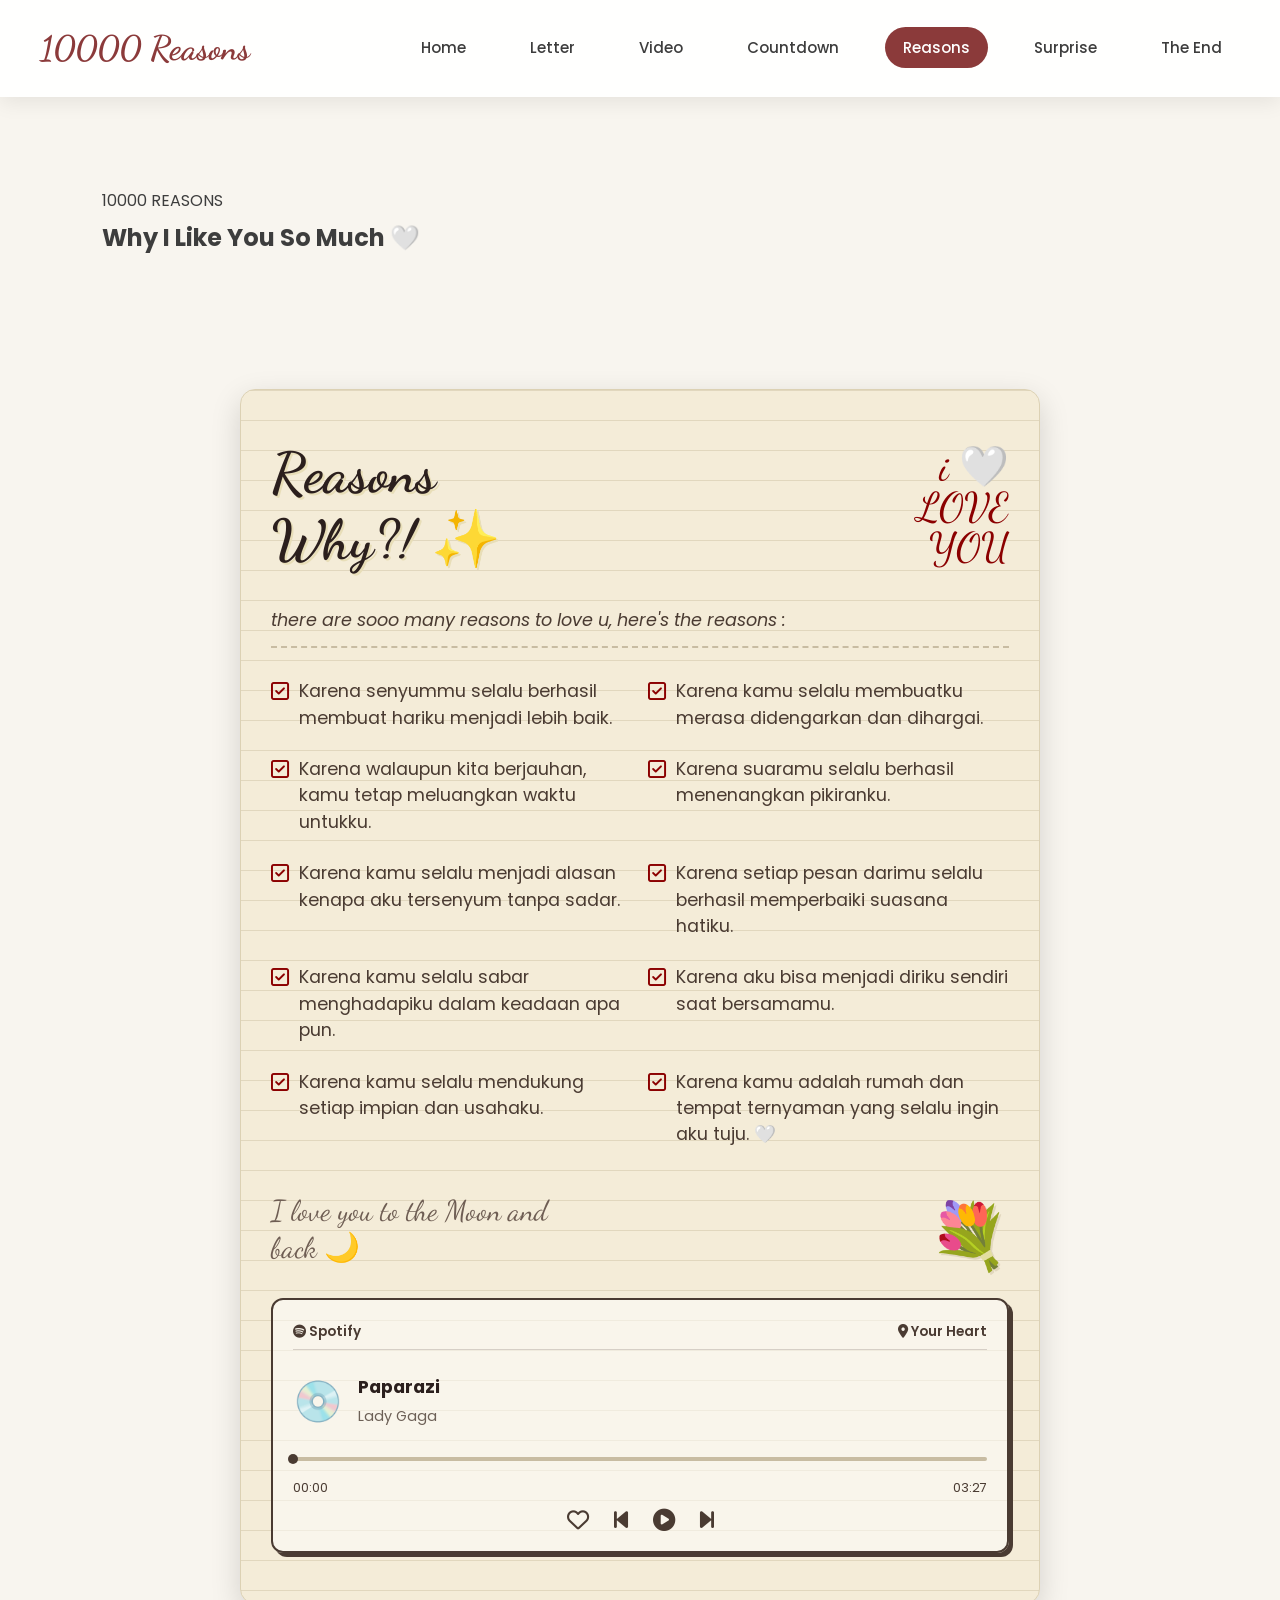
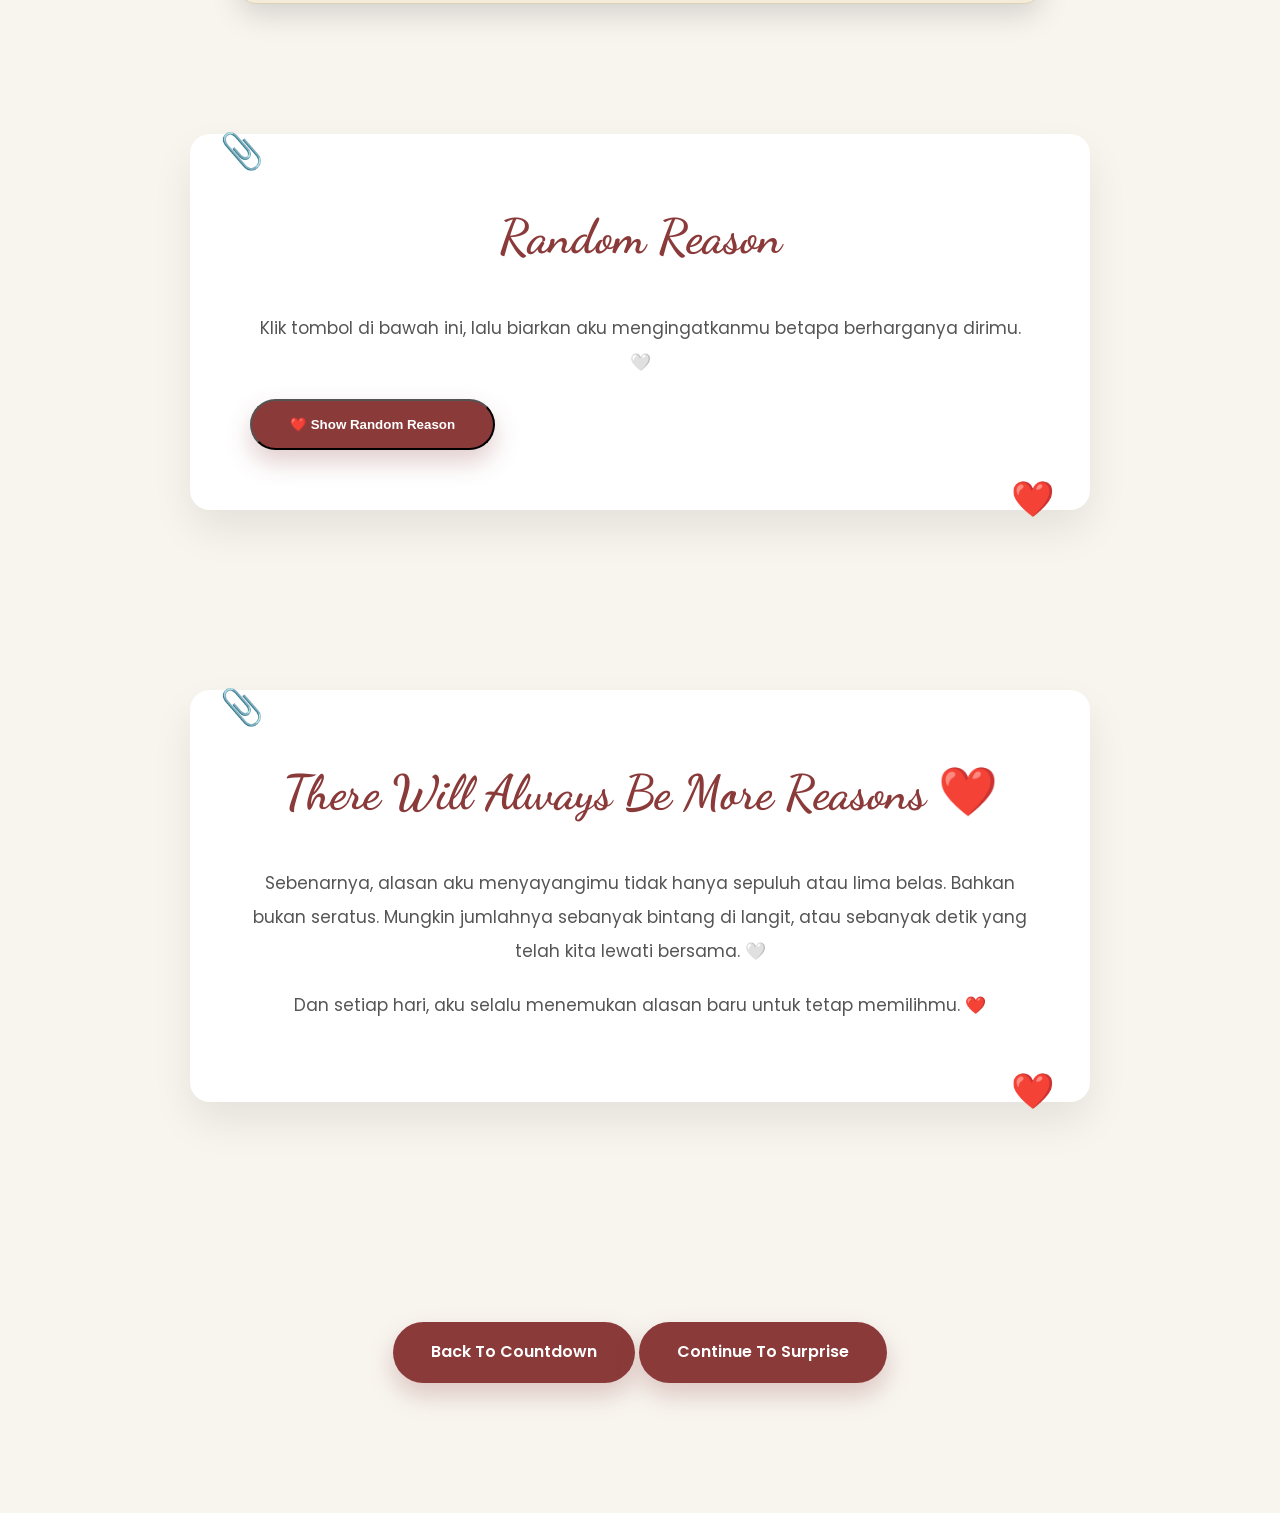
<file: reasons.html>
<!DOCTYPE html>
<html lang="en">
<head>
    <meta charset="UTF-8">
    <meta name="viewport" content="width=device-width, initial-scale=1.0">
    <title>100 Reasons ❤️</title>
    <link rel="preconnect" href="https://fonts.googleapis.com">
    <link rel="preconnect" href="https://fonts.gstatic.com" crossorigin>
    <link href="https://fonts.googleapis.com/css2?family=Poppins:wght@300;400;600;700&family=Dancing+Script:wght@700&display=swap" rel="stylesheet">
    <link rel="stylesheet" href="https://cdnjs.cloudflare.com/ajax/libs/font-awesome/6.7.2/css/all.min.css">
    <link href="https://unpkg.com/aos@2.3.4/dist/aos.css" rel="stylesheet">
    <link rel="stylesheet" href="style.css">

    <!-- Custom Style untuk Mengubah Tampilan Menjadi Catatan Buku Tulis & Spotify Player -->
    <style>
        .notebook-container {
            background: #f4ecd8; /* Warna kertas retro kekuningan */
            background-image: linear-gradient(#e1d7be 1px, transparent 1px);
            background-size: 100% 30px; /* Garis-garis buku tulis */
            padding: 50px 30px;
            border-radius: 15px;
            max-width: 800px;
            margin: 40px auto;
            box-shadow: 0 10px 30px rgba(0,0,0,0.15);
            position: relative;
            font-family: 'Poppins', sans-serif;
            color: #4a3b32;
            border: 1px solid #dcd1b4;
        }

        .notebook-header {
            display: flex;
            justify-content: space-between;
            align-items: center;
            margin-bottom: 30px;
        }

        .notebook-header h1 {
            font-family: 'Dancing Script', cursive;
            font-size: 3.5rem;
            color: #2b1f1d;
            line-height: 1.2;
            margin: 0;
            text-shadow: 2px 2px #e8deb8;
        }

        .notebook-header .right-title {
            font-family: 'Dancing Script', cursive;
            font-size: 2.5rem;
            color: #8b0000;
            text-align: right;
            line-height: 1;
        }

        .sub-note {
            font-style: italic;
            margin-bottom: 25px;
            font-size: 1.1rem;
            border-bottom: 2px dashed #c8bca2;
            padding-bottom: 10px;
        }

        /* Mengubah List Alasan menjadi Model Checklist Dua Kolom */
        .checklist-grid {
            display: grid;
            grid-template-columns: 1fr 1fr;
            gap: 15px;
            margin-bottom: 40px;
        }

        .checklist-item {
            display: flex;
            align-items: flex-start;
            gap: 10px;
            font-size: 1.1rem;
            line-height: 1.5;
            padding: 5px 0;
        }

        .checklist-item i {
            color: #8b0000;
            font-size: 1.3rem;
            margin-top: 3px;
        }

        /* Pembungkus Elemen Hiasan Tambahan (Bunga & Doodle teks) */
        .doodle-layout {
            display: flex;
            justify-content: space-between;
            align-items: flex-end;
            margin-bottom: 30px;
            gap: 20px;
        }

        .doodle-left-text {
            font-family: 'Dancing Script', cursive;
            font-size: 1.8rem;
            color: #6e5d53;
            max-width: 40%;
            line-height: 1.3;
        }

        .doodle-flower {
            font-size: 4rem;
            text-align: right;
            line-height: 1;
            filter: drop-shadow(2px 2px 0px #e1d7be);
        }

        /* Gaya Pemutar Musik Mini ala Spotify di Gambar */
        .spotify-mini-player {
            background: rgba(255, 255, 255, 0.5);
            border: 2px solid #4a3b32;
            border-radius: 12px;
            padding: 20px;
            margin-top: 30px;
            box-shadow: 4px 4px 0px #4a3b32;
        }

        .player-header {
            display: flex;
            justify-content: space-between;
            font-size: 0.85rem;
            font-weight: 600;
            margin-bottom: 15px;
            border-bottom: 1px solid rgba(74, 59, 50, 0.2);
            padding-bottom: 5px;
        }

        .player-info {
            display: flex;
            align-items: center;
            gap: 15px;
            margin-bottom: 15px;
        }

        .player-disc {
            font-size: 2.5rem;
            transform-origin: center;
            user-select: none;
        }

        /* Animasi berputar saat lagu jalan */
        .spinning {
            animation: spin 4s linear infinite;
        }

        @keyframes spin {
            100% { transform: rotate(360deg); }
        }

        .track-details h4 {
            margin: 0;
            font-size: 1.1rem;
            color: #2b1f1d;
        }

        .track-details p {
            margin: 0;
            font-size: 0.9rem;
            opacity: 0.8;
        }

        .progress-bar-container {
            margin-bottom: 10px;
            cursor: pointer;
            padding: 5px 0;
        }

        .progress-bar-line {
            width: 100%;
            height: 4px;
            background: #c8bca2;
            position: relative;
            border-radius: 2px;
        }

        .progress-current {
            width: 0%;
            height: 100%;
            background: #4a3b32;
            position: absolute;
            top: 0;
            left: 0;
            border-radius: 2px;
            transition: width 0.1s linear;
        }

        .progress-dot {
            width: 10px;
            height: 10px;
            background: #4a3b32;
            border-radius: 50%;
            position: absolute;
            top: -3px;
            left: 0%;
            transform: translateX(-50%);
            transition: left 0.1s linear;
        }

        .time-stamps {
            display: flex;
            justify-content: space-between;
            font-size: 0.8rem;
            margin-bottom: 10px;
        }

        .player-controls {
            display: flex;
            justify-content: center;
            align-items: center;
            gap: 25px;
            font-size: 1.4rem;
        }

        .player-controls i {
            cursor: pointer;
            transition: transform 0.2s, color 0.2s;
        }

        .player-controls i:hover {
            transform: scale(1.15);
        }

        /* Penyesuaian Responsif untuk HP */
        @media (max-width: 600px) {
            .checklist-grid {
                grid-template-columns: 1fr;
            }
            .notebook-header {
                flex-direction: column;
                align-items: flex-start;
                gap: 10px;
            }
            .notebook-header .right-title {
                text-align: left;
            }
            .doodle-layout {
                flex-direction: column;
                align-items: center;
            }
            .doodle-left-text {
                max-width: 100%;
                text-align: center;
            }
        }
    </style>
</head>
<body>

<div id="hearts"></div>

<!-- ===========================
NAVBAR
=========================== -->
<header>
    <nav class="navbar">
        <div class="logo">10000 Reasons</div>
        <ul>
            <li><a href="index.html">Home</a></li>
            <li><a href="letter.html">Letter</a></li>
            <li><a href="video.html">Video</a></li>
            <li><a href="countdown.html">Countdown</a></li>
            <li><a href="reasons.html" class="active">Reasons</a></li>
            <li><a href="surprise.html">Surprise</a></li>
            <li><a href="end.html">The End</a></li>
        </ul>
    </nav>
</header>

<!-- ===========================
HERO
=========================== -->
<section class="gallery-hero">
    <div class="gallery-title" data-aos="fade-up">
        <span>10000 REASONS</span>
        <h1>Why I Like You So Much 🤍</h1>
    </div>
</section>

<!-- ===========================
NOTEBOOK REASONS SECTION (Gaya Kertas Gambar Buku Tulis)
=========================== -->
<div class="notebook-container" data-aos="zoom-in">
    
    <div class="notebook-header">
        <h1>Reasons<br>Why?! ✨</h1>
        <div class="right-title">i 🤍<br>LOVE<br>YOU</div>
    </div>

    <div class="sub-note">
        there are sooo many reasons to love u, here's the reasons :
    </div>

    <!-- Tampilan Alasan model Checklist Berjejer -->
    <div class="checklist-grid">
        <div class="checklist-item">
            <i class="fa-regular fa-square-check"></i>
            <span>Karena senyummu selalu berhasil membuat hariku menjadi lebih baik.</span>
        </div>
        <div class="checklist-item">
            <i class="fa-regular fa-square-check"></i>
            <span>Karena kamu selalu membuatku merasa didengarkan dan dihargai.</span>
        </div>
        <div class="checklist-item">
            <i class="fa-regular fa-square-check"></i>
            <span>Karena walaupun kita berjauhan, kamu tetap meluangkan waktu untukku.</span>
        </div>
        <div class="checklist-item">
            <i class="fa-regular fa-square-check"></i>
            <span>Karena suaramu selalu berhasil menenangkan pikiranku.</span>
        </div>
        <div class="checklist-item">
            <i class="fa-regular fa-square-check"></i>
            <span>Karena kamu selalu menjadi alasan kenapa aku tersenyum tanpa sadar.</span>
        </div>
        <div class="checklist-item">
            <i class="fa-regular fa-square-check"></i>
            <span>Karena setiap pesan darimu selalu berhasil memperbaiki suasana hatiku.</span>
        </div>
        <div class="checklist-item">
            <i class="fa-regular fa-square-check"></i>
            <span>Karena kamu selalu sabar menghadapiku dalam keadaan apa pun.</span>
        </div>
        <div class="checklist-item">
            <i class="fa-regular fa-square-check"></i>
            <span>Karena aku bisa menjadi diriku sendiri saat bersamamu.</span>
        </div>
        <div class="checklist-item">
            <i class="fa-regular fa-square-check"></i>
            <span>Karena kamu selalu mendukung setiap impian dan usahaku.</span>
        </div>
        <div class="checklist-item">
            <i class="fa-regular fa-square-check"></i>
            <span>Karena kamu adalah rumah dan tempat ternyaman yang selalu ingin aku tuju. 🤍</span>
        </div>
    </div>

    <!-- Bagian Doodle Text + Ilustrasi Buket Bunga -->
    <div class="doodle-layout">
        <div class="doodle-left-text">
            I love you to the Moon and back 🌙
        </div>
        <div class="doodle-flower">
            💐
        </div>
    </div>

    <!-- AUDIO PLAYER UTAMA (Nama file diubah menggunakan kode spasi URL agar terbaca aman oleh sistem) -->
    <audio id="mainTrack" preload="auto">
        <source src="about.mp3" type="audio/mpeg">
    </audio>

    <!-- Pemutar Musik Hiasan Mini Gaya Retro Spotify -->
    <div class="spotify-mini-player">
        <div class="player-header">
            <span><i class="fa-brands fa-spotify"></i> Spotify</span>
            <span><i class="fa-solid fa-location-dot"></i> Your Heart</span>
        </div>
        <div class="player-info">
            <div class="player-disc" id="playerDisc">💿</div>
            <div class="track-details">
                <h4> Paparazi</h4>
                <p> Lady Gaga</p>
            </div>
        </div>
        <div class="progress-bar-container" id="progressContainer">
            <div class="progress-bar-line">
                <div class="progress-current" id="progressBar"></div>
                <div class="progress-dot" id="progressDot"></div>
            </div>
        </div>
        <div class="time-stamps">
            <span id="currentTime">00:00</span>
            <span id="durationTime">00:00</span>
        </div>
        <div class="player-controls">
            <i class="fa-regular fa-heart" id="likeBtn"></i>
            <i class="fa-solid fa-backward-step"></i>
            <i class="fa-solid fa-circle-play" id="playBtn"></i>
            <i class="fa-solid fa-forward-step"></i>
        </div>
    </div>
</div>

<!-- =====================================
RANDOM REASON
===================================== -->
<section class="random-reason">
    <div class="message-paper" data-aos="zoom-in">
        <h2> Random Reason</h2>
        <p id="randomText">
            Klik tombol di bawah ini, lalu biarkan aku mengingatkanmu betapa berharganya dirimu. 🤍
        </p>
        <button id="randomReason" class="hero-btn">
            ❤️ Show Random Reason
        </button>
    </div>
</section>

<!-- =====================================
LOVE MESSAGE
===================================== -->
<section class="thank-you">
    <div class="message-paper" data-aos="fade-up">
        <h2>There Will Always Be More Reasons ❤️</h2>
        <p>
            Sebenarnya, alasan aku menyayangimu tidak hanya sepuluh atau lima belas. Bahkan bukan seratus. Mungkin jumlahnya sebanyak bintang di langit, atau sebanyak detik yang telah kita lewati bersama. 🤍
        </p>
        <p>
            Dan setiap hari, aku selalu menemukan alasan baru untuk tetap memilihmu. ❤️
        </p>
    </div>
</section>

<!-- =====================================
BUTTON
===================================== -->
<section class="gallery-navigation" style="text-align: center; margin: 40px 0;">
    <a href="countdown.html" class="hero-btn"> Back To Countdown</a>
    <a href="surprise.html" class="hero-btn"> Continue To Surprise</a>
</section>

<!-- =====================================
SCROLL TOP
==================================== -->
<button id="topBtn">
    <i class="fa-solid fa-arrow-up"></i>
</button>

<!-- =====================================
AOS & LOGIC SCRIPTS
===================================== -->
<script src="https://unpkg.com/aos@2.3.4/dist/aos.js"></script>
<script>
    AOS.init({
        duration: 1200,
        once: true
    });

    /* =====================================
    LOGIC SPOTIFY PLAYER UTAMA
    ===================================== */
    const audio = document.getElementById("mainTrack");
    const playBtn = document.getElementById("playBtn");
    const playerDisc = document.getElementById("playerDisc");
    const progressBar = document.getElementById("progressBar");
    const progressDot = document.getElementById("progressDot");
    const progressContainer = document.getElementById("progressContainer");
    const currentTimeEl = document.getElementById("currentTime");
    const durationTimeEl = document.getElementById("durationTime");
    const likeBtn = document.getElementById("likeBtn");

    function formatTime(secs) {
        let min = Math.floor(secs / 60);
        let sec = Math.floor(secs % 60);
        if (sec < 10) sec = "0" + sec;
        if (min < 10) min = "0" + min;
        return min + ":" + sec;
    }

    function displayDuration() {
        if (audio.duration && !isNaN(audio.duration)) {
            durationTimeEl.innerHTML = formatTime(audio.duration);
        }
    }

    playBtn.onclick = function() {
        if (audio.paused) {
            audio.play().then(() => {
                playBtn.className = "fa-solid fa-circle-pause";
                playerDisc.classList.add("spinning");
                displayDuration();
            }).catch(error => {
                alert("Musik gagal diputar!\n\nTIPS PENTING:\n1. Ubah nama file media kamu dari 'love dika.mp4' menjadi 'lovedika.mp4' (HAPUS SPASINYA).\n2. Setelah spasi dihapus di foldermu, ubah juga baris kode di HTML ini bagian <source src='love%20dika.mp4'> menjadi src='lovedika.mp4'.");
            });
        } else {
            audio.pause();
            playBtn.className = "fa-solid fa-circle-play";
            playerDisc.classList.remove("spinning");
        }
    };

    audio.ontimeupdate = function() {
        if (audio.duration && !isNaN(audio.duration)) {
            const percentage = (audio.currentTime / audio.duration) * 100;
            progressBar.style.width = percentage + "%";
            progressDot.style.left = percentage + "%";
            currentTimeEl.innerHTML = formatTime(audio.currentTime);
        }
    };

    audio.onloadedmetadata = displayDuration;
    
    const durationCheckInterval = setInterval(() => {
        if (audio.duration && !isNaN(audio.duration)) {
            displayDuration();
            clearInterval(durationCheckInterval);
        }
    }, 1000);

    progressContainer.onclick = function(e) {
        const width = this.clientWidth;
        const clickX = e.offsetX;
        const duration = audio.duration;
        if (duration && !isNaN(duration)) {
            audio.currentTime = (clickX / width) * duration;
        }
    };

    likeBtn.onclick = function() {
        if (this.classList.contains("fa-regular")) {
            this.className = "fa-solid fa-heart";
            this.style.color = "#ff4d6d";
        } else {
            this.className = "fa-regular fa-heart";
            this.style.color = "";
        }
    };

    /* =====================================
    RANDOM REASONS
    ===================================== */
    const reasons=[
        "Karena senyummuu selalu buatt akuu bahagia.",
        "Karena kamu selalu ada saat aku membutuhkann diri kamuuu.",
        "Karena kamu membuatku merasa dicintai.",
        "Karena kamu selalu meluangkan waktu untukku.",
        "Karena ketikaaa bersamamu aku merasa tenanggg karena ada dirimuu sayanggg.",
        "Karena suara kamu selalu canduu bagiikuuu.",
        "Karena kamu adalah rumah yang paling nyamannn buat akuu ceritaaa.",
        "Karena setiap Good Night dari kamuuu terasa spesial.",
        "Karena setiap Good Morning darimu membuat hariku indah.",
        "Karena aku AKANN selalu memilihmuuu sayangggkuu."
    ];

    document.getElementById("randomReason").onclick=function(){
        document.getElementById("randomText").innerHTML=
        reasons[Math.floor(Math.random()*reasons.length)];
    }
</script>

<script src="../script.js"></script>

</body>
</html>
</file>
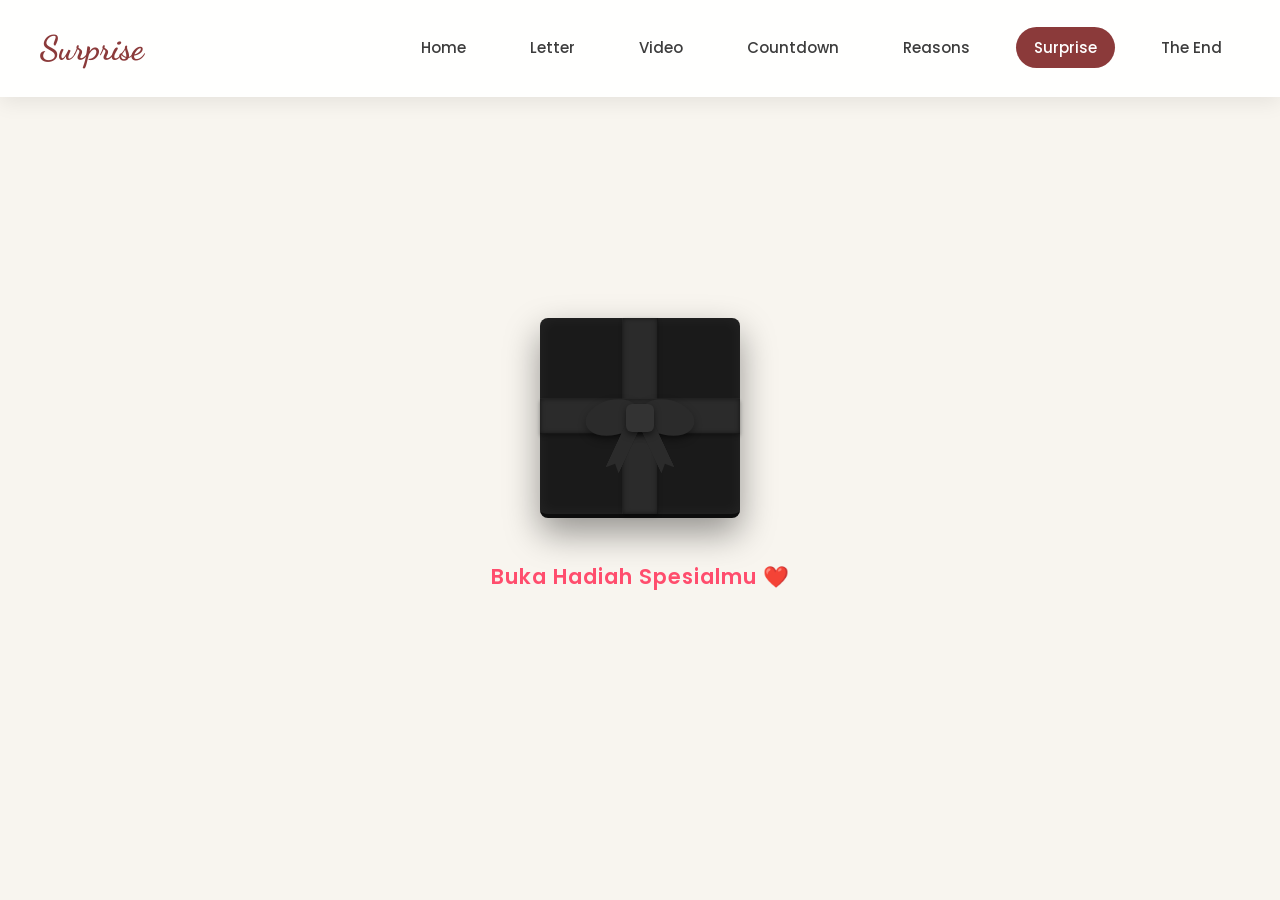
<file: surprise.html>
<!DOCTYPE html>

<html lang="en">

<head>

<meta charset="UTF-8">

<meta name="viewport" content="width=device-width, initial-scale=1.0">

<title>Special Surprise ❤️</title>

<link rel="preconnect" href="https://fonts.googleapis.com">

<link rel="preconnect" href="https://fonts.gstatic.com" crossorigin>

<link href="https://fonts.googleapis.com/css2?family=Poppins:wght@300;400;600;700&family=Dancing+Script:wght@700&family=Merriweather:ital,wght@0,300;0,400;1,300&display=swap" rel="stylesheet">

<link rel="stylesheet" href="https://cdnjs.cloudflare.com/ajax/libs/font-awesome/6.7.2/css/all.min.css">

<link href="https://unpkg.com/aos@2.3.4/dist/aos.css" rel="stylesheet">

<link rel="stylesheet" href="style.css">

<!-- Style Tambahan untuk Desain Kado Hitam & Kartu Pesan Vintage -->
<style>
    .surprise-hero-container {
        display: flex;
        flex-direction: column;
        justify-content: center;
        align-items: center;
        min-height: 80vh; 
        text-align: center;
        padding: 20px;
    }

    /* ===================================================
    DESAIN KOTAK KADO HITAM 3D
    =================================================== */
    .gift-box-wrapper {
        position: relative;
        width: 200px;
        height: 200px;
        margin-bottom: 40px;
        cursor: pointer;
        transition: transform 0.4s cubic-bezier(0.175, 0.885, 0.32, 1.275);
    }

    .gift-box-wrapper:hover {
        transform: scale(1.1) rotate(3deg);
    }

    .black-box-body {
        position: absolute;
        width: 100%;
        height: 100%;
        background: #1a1a1a;
        border-radius: 8px;
        box-shadow: 0 15px 35px rgba(0,0,0,0.4), inset 0 0 15px rgba(255,255,255,0.05);
        border-bottom: 4px solid #0d0d0d;
    }

    .ribbon-v, .ribbon-h {
        position: absolute;
        background: #2b2b2b;
        box-shadow: inset 0 0 5px rgba(0,0,0,0.5), 0 2px 4px rgba(0,0,0,0.3);
        z-index: 2;
    }

    .ribbon-v {
        left: 50%;
        top: 0;
        width: 35px;
        height: 100%;
        transform: translateX(-50%);
    }

    .ribbon-h {
        top: 50%;
        left: 0;
        width: 100%;
        height: 35px;
        transform: translateY(-50%);
    }

    .ribbon-bow-container {
        position: absolute;
        top: 50%;
        left: 50%;
        transform: translate(-50%, -50%);
        width: 120px;
        height: 120px;
        z-index: 3;
    }

    .bow-loop-left, .bow-loop-right {
        position: absolute;
        width: 55px;
        height: 35px;
        background: #2b2b2b;
        border-radius: 50% 50% 10% 50%;
        top: 42px;
        box-shadow: 0 4px 8px rgba(0,0,0,0.4);
    }

    .bow-loop-left {
        left: 5px;
        transform: rotate(-15deg);
    }

    .bow-loop-right {
        right: 5px;
        transform: scaleX(-1) rotate(-15deg);
    }

    .bow-center {
        position: absolute;
        top: 50%;
        left: 50%;
        transform: translate(-50%, -50%);
        width: 28px;
        height: 28px;
        background: #333333;
        border-radius: 6px;
        box-shadow: 0 3px 6px rgba(0,0,0,0.5);
        z-index: 4;
    }

    .bow-tail-left, .bow-tail-right {
        position: absolute;
        width: 15px;
        height: 50px;
        background: #2b2b2b;
        top: 65px;
        z-index: 1;
        box-shadow: 2px 4px 6px rgba(0,0,0,0.3);
    }

    .bow-tail-left {
        left: 35px;
        transform: rotate(25deg);
        clip-path: polygon(0% 0%, 100% 0%, 100% 100%, 50% 85%, 0% 100%);
    }

    .bow-tail-right {
        right: 35px;
        transform: rotate(-25deg);
        clip-path: polygon(0% 0%, 100% 0%, 100% 100%, 50% 85%, 0% 100%);
    }

    .gift-hint {
        font-family: 'Poppins', sans-serif;
        font-size: 1.3rem;
        color: #ff4d6d;
        font-weight: 600;
        letter-spacing: 1px;
    }

    /* ===================================================
    KARTU SURAT ELEGANT (SESUAI GAMBAR REFERENSI)
    =================================================== */
    .vintage-card-wrapper {
        max-width: 650px;
        margin: 40px auto;
        background: #ffffff;
        padding: 40px;
        border-radius: 4px;
        box-shadow: 0 10px 30px rgba(0,0,0,0.12);
        color: #2b2b2b;
        font-family: 'Merriweather', serif;
        line-height: 1.8;
        text-align: left;
    }

    .card-photo {
        width: 100%;
        max-height: 400px;
        object-fit: cover;
        filter: grayscale(100%); /* Efek Hitam Putih Estetis Sesuai Foto */
        margin-bottom: 30px;
        border-radius: 2px;
    }

    .card-paragraph {
        font-size: 1.02rem;
        margin-bottom: 20px;
        color: #333333;
        text-align: justify;
    }

    .card-footer {
        display: flex;
        justify-content: space-between;
        align-items: flex-end;
        margin-top: 35px;
    }

    .card-signature-left {
        font-family: 'Dancing Script', cursive;
        font-size: 1.8rem;
        color: #2b2b2b;
        line-height: 1.4;
    }

    .card-signature-right {
        font-family: 'Dancing Script', cursive;
        font-size: 1.6rem;
        color: #555555;
    }

    /* Partikel Hati */
    .burst-heart {
        position: fixed;
        font-size: 28px;
        pointer-events: none;
        z-index: 9999;
        animation: flyUpAndFade 2s cubic-bezier(0.25, 1, 0.5, 1) forwards;
    }

    @keyframes flyUpAndFade {
        0% {
            transform: translate(0, 0) scale(0) rotate(0deg);
            opacity: 1;
        }
        100% {
            transform: translate(var(--x), var(--y)) scale(var(--scale)) rotate(var(--rotate));
            opacity: 0;
        }
    }

    /* Sembunyikan bagian dalam sebelum kado diklik */
    #hiddenSurpriseContent {
        display: none;
    }

    @media (max-width: 600px) {
        .vintage-card-wrapper {
            padding: 25px 20px;
            margin: 20px 15px;
        }
        .card-paragraph {
            font-size: 0.95rem;
        }
        .card-footer {
            flex-direction: column;
            align-items: flex-start;
            gap: 15px;
        }
    }
</style>

</head>

<body>

<div id="hearts"></div>

<!-- ===========================
NAVBAR
=========================== -->

<header>

<nav class="navbar">

<div class="logo">

 Surprise

</div>

<ul>

<li><a href="index.html">Home</a></li>

<li><a href="letter.html">Letter</a></li>

<li><a href="video.html">Video</a></li>

<li><a href="countdown.html">Countdown</a></li>

<li><a href="reasons.html">Reasons</a></li>

<li><a href="surprise.html" class="active">Surprise</a></li>

<li><a href="end.html">The End</a></li>

</ul>

</nav>

</header>

<!-- ===========================
KOTAK KADO HITAM BERPITA
=========================== -->
<div class="surprise-hero-container">
    <div class="gift-box-wrapper" id="blackGift" data-aos="zoom-in">
        <div class="black-box-body">
            <div class="ribbon-v"></div>
            <div class="ribbon-h"></div>
        </div>
        <div class="ribbon-bow-container">
            <div class="bow-loop-left"></div>
            <div class="bow-loop-right"></div>
            <div class="bow-center"></div>
            <div class="bow-tail-left"></div>
            <div class="bow-tail-right"></div>
        </div>
    </div>
    <p class="gift-hint" id="giftHint" data-aos="fade-up">Buka Hadiah Spesialmu ❤️</p>
</div>

<!-- =====================================
KARTU PESAN RAHASIA & TOMBOL NAVIGASI
===================================== -->
<div id="hiddenSurpriseContent">
    <section class="vintage-card-wrapper">
        <!-- Foto Hitam Putih (Bisa diganti fotonya sesuai keinginan) -->
        <img src="lovee.jpeg" alt="Our Special Moment" class="card-photo">

        <p class="card-paragraph">
            With you, I felt things I thought I no longer can. I cared, I have loved more than I think I am capable of. Not less, not too much, just enough to inspire me to keep living the life I thought was hopeless. I never liked pink and as cliché as it sounds, you brought new purpose in my dull world that in even in my blues and greys— watching you made it seemed more colorful, pinker, brighter. You have a certain light within you that even from afar I will never not recognize. Everything about you is just so soft, so tender, so gentle, so full of love and wonders, and I hope you stay that way.
        </p>

        <p class="card-paragraph">
            I am not a firm believer, but I'd wish to all gods in this realm that may you always possess the gentleness a sad soul craves. May you be the happiest person walking on earth like no other. And even if you're not, may you always find the courage to continue just like how you give purpose in me, a fellow passerby in this lifetime.
        </p>

        <div class="card-footer">
            <div class="card-signature-left">
                I love you, I loved you, I love you and I will.<br>
                Today, tomorrow, forever, always.
            </div>
            <div class="card-signature-right">
                ur lovee
            </div>
        </div>
    </section>

    <!-- BUTTON NAVIGASI BAWAH (KEMBALI KE SEBELUMNYA & LANJUT KELUAR) -->
    <section class="gallery-navigation" style="text-align: center; margin: 40px 0;">
        <a href="reasons.html" class="hero-btn"> Back To Reasons</a>
        <a href="end.html" class="hero-btn"> Continue To The End</a>
    </section>
</div>

<!-- =====================================
SCROLL TOP
===================================== -->

<button id="topBtn">

<i class="fa-solid fa-arrow-up"></i>

</button>

<!-- =====================================
AOS SCRIPT
===================================== -->

<script src="https://unpkg.com/aos@2.3.4/dist/aos.js"></script>

<script>

AOS.init({

duration:1200,

once:true

});

/* ===================================================
LOGIC BUKA KADO & MUNCULNYA KARTU PESAN MONOKROM
=================================================== */

const blackGift = document.getElementById("blackGift");
const giftHint = document.getElementById("giftHint");
const hiddenContent = document.getElementById("hiddenSurpriseContent");

blackGift.onclick = function(e) {
    blackGift.style.transform = "scale(0.8) rotate(-5deg)";
    blackGift.style.transition = "0.2s ease-in";

    const rect = blackGift.getBoundingClientRect();
    const burstX = rect.left + rect.width / 2;
    const burstY = rect.top + rect.height / 2;

    // Ledakan Love Bertaburan
    createHeartBurst(burstX, burstY);

    setTimeout(function() {
        blackGift.style.display = "none";
        giftHint.style.display = "none";

        hiddenContent.style.display = "block";
        hiddenContent.style.animation = "fadeIn 1.5s ease-in-out";

        // Scroll otomatis ke kartu pesan
        window.scrollTo({
            top: hiddenContent.offsetTop - 40,
            behavior: "smooth"
        });

    }, 300);
};

// Partikel Love Bertaburan
function createHeartBurst(x, y) {
    const heartTypes = ["❤️", "🤍", "💖", "💝", "💕", "💘", "✨"];
    const particleCount = 60;

    for (let i = 0; i < particleCount; i++) {
        const heart = document.createElement("div");
        heart.className = "burst-heart";
        heart.innerText = heartTypes[Math.floor(Math.random() * heartTypes.length)];
        
        heart.style.left = x + "px";
        heart.style.top = y + "px";

        const angle = Math.random() * Math.PI * 2;
        const velocity = 100 + Math.random() * 300; 
        
        const targetX = Math.cos(angle) * velocity + (Math.random() * 80 - 40);
        const targetY = Math.sin(angle) * velocity - (150 + Math.random() * 200); 

        const scale = 0.5 + Math.random() * 1.6;
        const rotate = Math.random() * 360 + "deg";

        heart.style.setProperty("--x", targetX + "px");
        heart.style.setProperty("--y", targetY + "px");
        heart.style.setProperty("--scale", scale);
        heart.style.setProperty("--rotate", rotate);

        document.body.appendChild(heart);

        setTimeout(() => {
            heart.remove();
        }, 2000);
    }
}

</script>

<script src="script.js"></script>

</body>

</html>
</file>
<file: style.css>
/* ======================================================
GOOGLE FONT
====================================================== */

@import url('https://fonts.googleapis.com/css2?family=Poppins:wght@300;400;500;600;700&family=Dancing+Script:wght@700&display=swap');

/* ======================================================
RESET
====================================================== */

*{
margin:0;
padding:0;
box-sizing:border-box;
scroll-behavior:smooth;
}

body{

font-family:'Poppins',sans-serif;
background:#f8f5ef;
color:#3d3d3d;
overflow-x:hidden;
line-height:1.8;

}

/* ======================================================
SCROLLBAR
====================================================== */

::-webkit-scrollbar{

width:10px;

}

::-webkit-scrollbar-track{

background:#ece7df;

}

::-webkit-scrollbar-thumb{

background:#8b5e3c;
border-radius:20px;

}

::-webkit-scrollbar-thumb:hover{

background:#6d472b;

}

/* ======================================================
LINK
====================================================== */

a{

text-decoration:none;
color:inherit;

}

img{

max-width:100%;
display:block;

}

section{

padding:90px 8%;

}

/* ======================================================
LOADING
====================================================== */

.loading{

position:fixed;
top:0;
left:0;
width:100%;
height:100vh;

background:#f8f5ef;

display:flex;
justify-content:center;
align-items:center;
flex-direction:column;

z-index:99999;

}

.loader-heart{

font-size:70px;

animation:heartbeat 1s infinite;

}

.loading h2{

margin-top:20px;

font-size:28px;

color:#8b3a3a;

}

.loading p{

margin-top:10px;

color:#777;

}

/* ======================================================
WELCOME POPUP
====================================================== */

.popup{

position:fixed;

top:0;
left:0;

width:100%;
height:100vh;

display:flex;
justify-content:center;
align-items:center;

z-index:9999;

}

.popup-bg{

position:absolute;

width:100%;
height:100%;

background:rgba(0,0,0,.55);

backdrop-filter:blur(4px);

}

.envelope-box{

position:relative;

z-index:5;

}

.envelope{

width:520px;

max-width:92%;

background:#fffaf5;

border-radius:18px;

padding:40px;

box-shadow:0 20px 45px rgba(0,0,0,.2);

position:relative;

overflow:hidden;

}

.envelope::before{

content:"";

position:absolute;

top:0;
left:0;

width:100%;
height:8px;

background:#8b3a3a;

}

.letter-card{

text-align:center;

}

.letter-card h1{

font-family:'Dancing Script',cursive;

font-size:45px;

color:#8b3a3a;

margin-bottom:25px;

}

.letter-card p{

font-size:16px;

line-height:2;

color:#555;

margin-bottom:35px;

}

.letter-card button{

padding:15px 35px;

border:none;

border-radius:50px;

background:#8b3a3a;

color:#fff;

font-size:16px;

cursor:pointer;

transition:.4s;

}

.letter-card button:hover{

background:#a34d4d;

transform:translateY(-4px);

}

/* ======================================================
FLOATING HEART
====================================================== */

#hearts{

position:fixed;

left:0;
top:0;

width:100%;
height:100%;

pointer-events:none;

overflow:hidden;

z-index:1;

}

/* ======================================================
NAVBAR
====================================================== */

header{

position:sticky;

top:0;

z-index:999;

background:rgba(255,255,255,.92);

backdrop-filter:blur(12px);

box-shadow:0 5px 20px rgba(0,0,0,.08);

}

.navbar{

max-width:1300px;

margin:auto;

padding:18px 40px;

display:flex;

justify-content:space-between;

align-items:center;

}

.logo{

font-family:'Dancing Script',cursive;

font-size:34px;

color:#8b3a3a;

font-weight:bold;

}

.navbar ul{

display:flex;

gap:28px;

list-style:none;

}

.navbar ul li a{

font-size:15px;

font-weight:500;

padding:10px 18px;

border-radius:30px;

transition:.3s;

}

.navbar ul li a:hover{

background:#8b3a3a;

color:#fff;

}

.active{

background:#8b3a3a;

color:#fff;

}

/* ======================================================
MUSIC BUTTON
====================================================== */

.music-btn{

position:fixed;

bottom:30px;
right:30px;

width:65px;
height:65px;

background:#8b3a3a;

border-radius:50%;

display:flex;

justify-content:center;

align-items:center;

color:#fff;

font-size:24px;

cursor:pointer;

box-shadow:0 10px 25px rgba(0,0,0,.2);

z-index:999;

transition:.3s;

}

.music-btn:hover{

transform:scale(1.1);

}
/* ======================================================
HERO
====================================================== */

.hero{

min-height:100vh;

display:flex;

justify-content:space-between;

align-items:center;

gap:60px;

background:linear-gradient(135deg,#f8f5ef,#f4ede3);

position:relative;

overflow:hidden;

}

.hero::before{

content:"";

position:absolute;

width:350px;
height:350px;

background:#e9d8c7;

border-radius:50%;

top:-120px;
right:-120px;

opacity:.4;

}

.hero-left{

flex:1;

z-index:2;

}

.sub-title{

display:inline-block;

padding:8px 18px;

background:#fff;

border-radius:30px;

color:#8b3a3a;

font-weight:600;

margin-bottom:20px;

box-shadow:0 8px 20px rgba(0,0,0,.08);

}

.hero-left h1{

font-size:62px;

line-height:1.2;

margin-bottom:25px;

color:#4b3327;

}

.hero-left p{

font-size:17px;

color:#666;

margin-bottom:35px;

max-width:650px;

}

.hero-btn{

display:inline-block;

padding:16px 38px;

background:#8b3a3a;

color:#fff;

border-radius:50px;

font-weight:600;

transition:.4s;

box-shadow:0 12px 25px rgba(139,58,58,.25);

}

.hero-btn:hover{

transform:translateY(-6px);

background:#a24848;

}

.hero-right{

flex:1;

display:flex;

justify-content:center;

align-items:center;

}

.camera-card{

width:430px;

background:#fff;

padding:25px;

border-radius:25px;

transform:rotate(-5deg);

box-shadow:0 20px 40px rgba(0,0,0,.12);

transition:.4s;

}

.camera-card:hover{

transform:rotate(0deg) scale(1.03);

}

.camera-card img{

width:100%;

}

/* ======================================================
SECTION TITLE
====================================================== */

.section-title{

text-align:center;

margin-bottom:60px;

}

.section-title span{

display:inline-block;

background:#fff;

padding:8px 18px;

border-radius:30px;

color:#8b3a3a;

font-weight:600;

margin-bottom:15px;

}

.section-title h2{

font-size:42px;

margin-bottom:15px;

color:#4b3327;

}

.section-title p{

color:#666;

max-width:700px;

margin:auto;

}

/* ======================================================
OUR STORY
====================================================== */

.story-grid{

display:grid;

grid-template-columns:repeat(auto-fit,minmax(280px,1fr));

gap:30px;

}

.story-box{

background:#fff;

padding:35px;

border-radius:22px;

box-shadow:0 12px 25px rgba(0,0,0,.08);

transition:.4s;

position:relative;

overflow:hidden;

}

.story-box::before{

content:"";

position:absolute;

top:0;
left:0;

width:100%;
height:6px;

background:#8b3a3a;

}

.story-box:hover{

transform:translateY(-10px);

}

.story-icon{

font-size:45px;

margin-bottom:20px;

}

.story-box h3{

margin-bottom:15px;

color:#4b3327;

}

.story-box p{

color:#666;

}

/* ======================================================
PREVIEW GALLERY
====================================================== */

.preview-gallery{

background:#fdfaf6;

}

.polaroid-wrapper{

display:flex;

justify-content:center;

gap:35px;

flex-wrap:wrap;

}

.polaroid{

width:260px;

background:#fff;

padding:15px 15px 30px;

border-radius:8px;

box-shadow:0 12px 25px rgba(0,0,0,.12);

transition:.4s;

}

.rotate-left{

transform:rotate(-6deg);

}

.rotate-right{

transform:rotate(6deg);

}

.polaroid:hover{

transform:rotate(0deg) scale(1.05);

}

.polaroid img{

height:260px;

object-fit:cover;

border-radius:6px;

}

.polaroid h4{

text-align:center;

margin-top:18px;

font-family:'Dancing Script',cursive;

font-size:28px;

color:#8b3a3a;

}

.gallery-btn{

text-align:center;

margin-top:50px;

}

.gallery-btn a{

display:inline-block;

padding:15px 35px;

background:#8b3a3a;

color:#fff;

border-radius:40px;

font-weight:600;

transition:.4s;

}

.gallery-btn a:hover{

background:#a24848;

}

/* ======================================================
ABOUT US
====================================================== */

.about-us{

display:flex;

align-items:center;

justify-content:space-between;

gap:60px;

flex-wrap:wrap;

}

.about-left{

flex:1;

}

.about-left img{

border-radius:25px;

box-shadow:0 15px 30px rgba(0,0,0,.15);

}

.about-right{

flex:1;

}

.about-right span{

color:#8b3a3a;

font-weight:600;

}

.about-right h2{

font-size:46px;

margin:20px 0;

color:#4b3327;

}

.about-right p{

margin-bottom:20px;

color:#666;

line-height:2;

}

/* ======================================================
LOVE QUOTE
====================================================== */

.love-quote{

padding:110px 8%;

}

.quote-card{

max-width:900px;

margin:auto;

background:#fff;

padding:60px;

border-radius:25px;

text-align:center;

box-shadow:0 15px 35px rgba(0,0,0,.08);

}

.quote-card h2{

font-size:65px;

color:#8b3a3a;

}

.quote-card h1{

font-family:'Dancing Script',cursive;

font-size:50px;

margin:20px 0;

color:#4b3327;

}

.quote-card p{

font-size:18px;

color:#777;

}
/* ======================================================
FILM STRIP
====================================================== */

.film-strip{

background:#fdf8f2;

}

.film-container{

display:flex;

justify-content:center;

align-items:center;

gap:25px;

flex-wrap:wrap;

margin-top:50px;

}

.film-item{

background:#1f1f1f;

padding:15px;

border-radius:15px;

position:relative;

transition:.4s;

box-shadow:0 12px 25px rgba(0,0,0,.18);

}

.film-item::before{

content:"";

position:absolute;

top:10px;
left:8px;

width:10px;
height:10px;

background:#fff;

border-radius:50%;

box-shadow:
0 25px #fff,
0 50px #fff,
0 75px #fff,
0 100px #fff,
0 125px #fff,
230px 0 #fff,
230px 25px #fff,
230px 50px #fff,
230px 75px #fff,
230px 100px #fff,
230px 125px #fff;

}

.film-item img{

width:250px;

height:320px;

object-fit:cover;

border-radius:8px;

margin-top:15px;

}

.film-item:hover{

transform:translateY(-10px) scale(1.03);

}

/* ======================================================
EXPLORE MENU
====================================================== */

.explore{

background:#f8f5ef;

}

.explore-grid{

display:grid;

grid-template-columns:repeat(auto-fit,minmax(250px,1fr));

gap:30px;

margin-top:50px;

}

.explore-card{

background:#fff;

padding:35px;

border-radius:22px;

text-align:center;

box-shadow:0 15px 35px rgba(0,0,0,.08);

transition:.35s;

position:relative;

overflow:hidden;

}

.explore-card::before{

content:"";

position:absolute;

top:0;
left:0;

width:100%;
height:6px;

background:#8b3a3a;

}

.explore-card:hover{

transform:translateY(-12px);

}

.emoji{

font-size:55px;

margin-bottom:20px;

}

.explore-card h3{

margin-bottom:15px;

color:#4b3327;

font-size:24px;

}

.explore-card p{

color:#666;

line-height:1.8;

}

/* ======================================================
FINAL MESSAGE
====================================================== */

.final-message{

background:#fffdf9;

}

.message-paper{

max-width:900px;

margin:auto;

background:#fff;

padding:60px;

border-radius:20px;

box-shadow:0 20px 40px rgba(0,0,0,.08);

position:relative;

}

.message-paper::before{

content:"📎";

position:absolute;

top:-15px;
left:30px;

font-size:35px;

}

.message-paper::after{

content:"❤️";

position:absolute;

bottom:-20px;
right:35px;

font-size:35px;

}

.message-paper h2{

font-family:'Dancing Script',cursive;

font-size:48px;

text-align:center;

color:#8b3a3a;

margin-bottom:30px;

}

.message-paper p{

font-size:17px;

color:#555;

line-height:2;

margin-bottom:20px;

text-align:center;

}

.message-paper h3{

margin-top:35px;

text-align:right;

color:#8b3a3a;

font-family:'Dancing Script',cursive;

font-size:36px;

}

/* ======================================================
FOOTER
====================================================== */

footer{

background:#4b3327;

padding:60px 20px;

text-align:center;

color:#fff;

}

.footer-content h2{

font-family:'Dancing Script',cursive;

font-size:42px;

margin-bottom:15px;

}

.footer-content p{

color:#f0f0f0;

margin:10px 0;

}

.footer-icons{

margin:25px 0;

display:flex;

justify-content:center;

gap:20px;

font-size:28px;

}

.footer-icons span{

transition:.3s;

cursor:default;

}

.footer-icons span:hover{

transform:scale(1.3) rotate(10deg);

}

.copyright{

margin-top:20px;

font-size:15px;

opacity:.8;

}

/* ======================================================
SCROLL TO TOP
====================================================== */

#topBtn{

position:fixed;

right:25px;

bottom:30px;

width:55px;

height:55px;

border:none;

border-radius:50%;

background:#8b3a3a;

color:#fff;

font-size:20px;

cursor:pointer;

display:none;

box-shadow:0 10px 25px rgba(0,0,0,.2);

transition:.3s;

z-index:999;

}

#topBtn:hover{

transform:scale(1.1);

background:#a24848;

}
/* ======================================================
STICKERS
====================================================== */

.sticker{

position:fixed;

font-size:28px;

z-index:5;

opacity:.8;

pointer-events:none;

animation:floatSticker 5s ease-in-out infinite;

}

.sticker1{

top:120px;

left:20px;

}

.sticker2{

top:240px;

right:35px;

animation-delay:1s;

}

.sticker3{

bottom:150px;

left:40px;

animation-delay:2s;

}

.sticker4{

bottom:220px;

right:40px;

animation-delay:3s;

}

.sticker5{

top:50%;

left:10px;

animation-delay:1.5s;

}

.sticker6{

top:60%;

right:15px;

animation-delay:2.5s;

}

.sticker7{

top:85%;

left:80px;

animation-delay:4s;

}

.sticker8{

top:80px;

right:120px;

animation-delay:5s;

}

/* ======================================================
FLOATING HEART
====================================================== */

.heart{

position:fixed;

bottom:-50px;

font-size:22px;

animation:heartUp 7s linear forwards;

pointer-events:none;

z-index:2;

}

/* ======================================================
BUTTON EFFECT
====================================================== */

.hero-btn,
.gallery-btn a,
.letter-card button{

transition:.35s;

}

.hero-btn:hover,
.gallery-btn a:hover,
.letter-card button:hover{

box-shadow:0 20px 35px rgba(139,58,58,.35);

}

/* ======================================================
CARD EFFECT
====================================================== */

.story-box,
.polaroid,
.explore-card,
.message-paper{

transition:.35s;

}

.story-box:hover{

transform:translateY(-12px);

}

.polaroid:hover{

box-shadow:0 20px 40px rgba(0,0,0,.18);

}

.explore-card:hover{

box-shadow:0 20px 45px rgba(0,0,0,.15);

}

.message-paper:hover{

transform:scale(1.02);

}

/* ======================================================
IMAGE EFFECT
====================================================== */

img{

transition:.4s;

}

img:hover{

transform:scale(1.03);

}

/* ======================================================
FADE ANIMATION
====================================================== */

.fade-up{

opacity:0;

transform:translateY(60px);

transition:1s;

}

.fade-up.show{

opacity:1;

transform:translateY(0);

}

/* ======================================================
KEYFRAMES
====================================================== */

@keyframes heartbeat{

0%{

transform:scale(1);

}

50%{

transform:scale(1.2);

}

100%{

transform:scale(1);

}

}

@keyframes floatSticker{

0%{

transform:translateY(0);

}

50%{

transform:translateY(-12px);

}

100%{

transform:translateY(0);

}

}

@keyframes heartUp{

0%{

transform:translateY(0) scale(.8);

opacity:1;

}

100%{

transform:translateY(-110vh) scale(1.6);

opacity:0;

}

}

@keyframes fadeIn{

from{

opacity:0;

}

to{

opacity:1;

}

}

@keyframes slideUp{

from{

opacity:0;

transform:translateY(50px);

}

to{

opacity:1;

transform:translateY(0);

}

}

@keyframes zoomIn{

from{

opacity:0;

transform:scale(.8);

}

to{

opacity:1;

transform:scale(1);

}

}

@keyframes rotateCard{

0%{

transform:rotate(-3deg);

}

50%{

transform:rotate(3deg);

}

100%{

transform:rotate(-3deg);

}

}

/* ======================================================
WELCOME POPUP ANIMATION
====================================================== */

.envelope{

animation:zoomIn .8s ease;

}

.camera-card{

animation:rotateCard 6s ease-in-out infinite;

}

.quote-card{

animation:fadeIn 1.2s;

}
/* ======================================================
RESPONSIVE TABLET
====================================================== */

@media(max-width:992px){

.navbar{

flex-direction:column;

padding:20px;

}

.navbar ul{

flex-wrap:wrap;

justify-content:center;

gap:12px;

margin-top:15px;

}

.hero{

flex-direction:column-reverse;

text-align:center;

padding-top:50px;

}

.hero-left h1{

font-size:48px;

}

.hero-left p{

margin:auto;

margin-bottom:30px;

}

.camera-card{

width:330px;

}

.about-us{

flex-direction:column;

text-align:center;

}

.about-left img{

max-width:400px;

margin:auto;

}

.quote-card{

padding:40px;

}

.quote-card h1{

font-size:38px;

}

.section-title h2{

font-size:34px;

}

.message-paper{

padding:40px;

}

.footer-icons{

flex-wrap:wrap;

}

}

/* ======================================================
RESPONSIVE MOBILE
====================================================== */

@media(max-width:768px){

section{

padding:70px 25px;

}

.logo{

font-size:28px;

}

.navbar{

padding:15px;

}

.navbar ul{

gap:10px;

}

.navbar ul li a{

padding:8px 12px;

font-size:13px;

}

.hero{

padding-top:40px;

}

.hero-left h1{

font-size:38px;

}

.hero-left p{

font-size:15px;

}

.hero-btn{

padding:14px 28px;

font-size:15px;

}

.camera-card{

width:280px;

}

.section-title h2{

font-size:30px;

}

.story-grid{

grid-template-columns:1fr;

}

.story-box{

padding:28px;

}

.polaroid{

width:100%;

max-width:280px;

}

.about-right h2{

font-size:34px;

}

.about-right p{

font-size:15px;

}

.quote-card{

padding:30px;

}

.quote-card h1{

font-size:30px;

}

.quote-card h2{

font-size:50px;

}

.explore-grid{

grid-template-columns:1fr;

}

.message-paper{

padding:30px;

}

.message-paper h2{

font-size:36px;

}

.message-paper h3{

font-size:28px;

}

.footer-content h2{

font-size:34px;

}

.music-btn{

width:55px;

height:55px;

font-size:20px;

right:20px;

bottom:20px;

}

#topBtn{

width:50px;

height:50px;

font-size:18px;

right:20px;

bottom:90px;

}

}

/* ======================================================
SMALL MOBILE
====================================================== */

@media(max-width:480px){

.hero-left h1{

font-size:30px;

}

.hero-left p{

font-size:14px;

}

.section-title h2{

font-size:26px;

}

.camera-card{

width:230px;

}

.polaroid{

max-width:230px;

}

.quote-card h1{

font-size:25px;

}

.footer-content p{

font-size:14px;

}

.loading h2{

font-size:22px;

}

.loading p{

font-size:14px;

}

.letter-card h1{

font-size:32px;

}

.letter-card p{

font-size:14px;

}

.letter-card button{

width:100%;

}

}

/* ======================================================
SELECTION COLOR
====================================================== */

::selection{

background:#8b3a3a;

color:#fff;

}

/* ======================================================
FOCUS STYLE
====================================================== */

button:focus,
a:focus{

outline:none;

}
</file>
